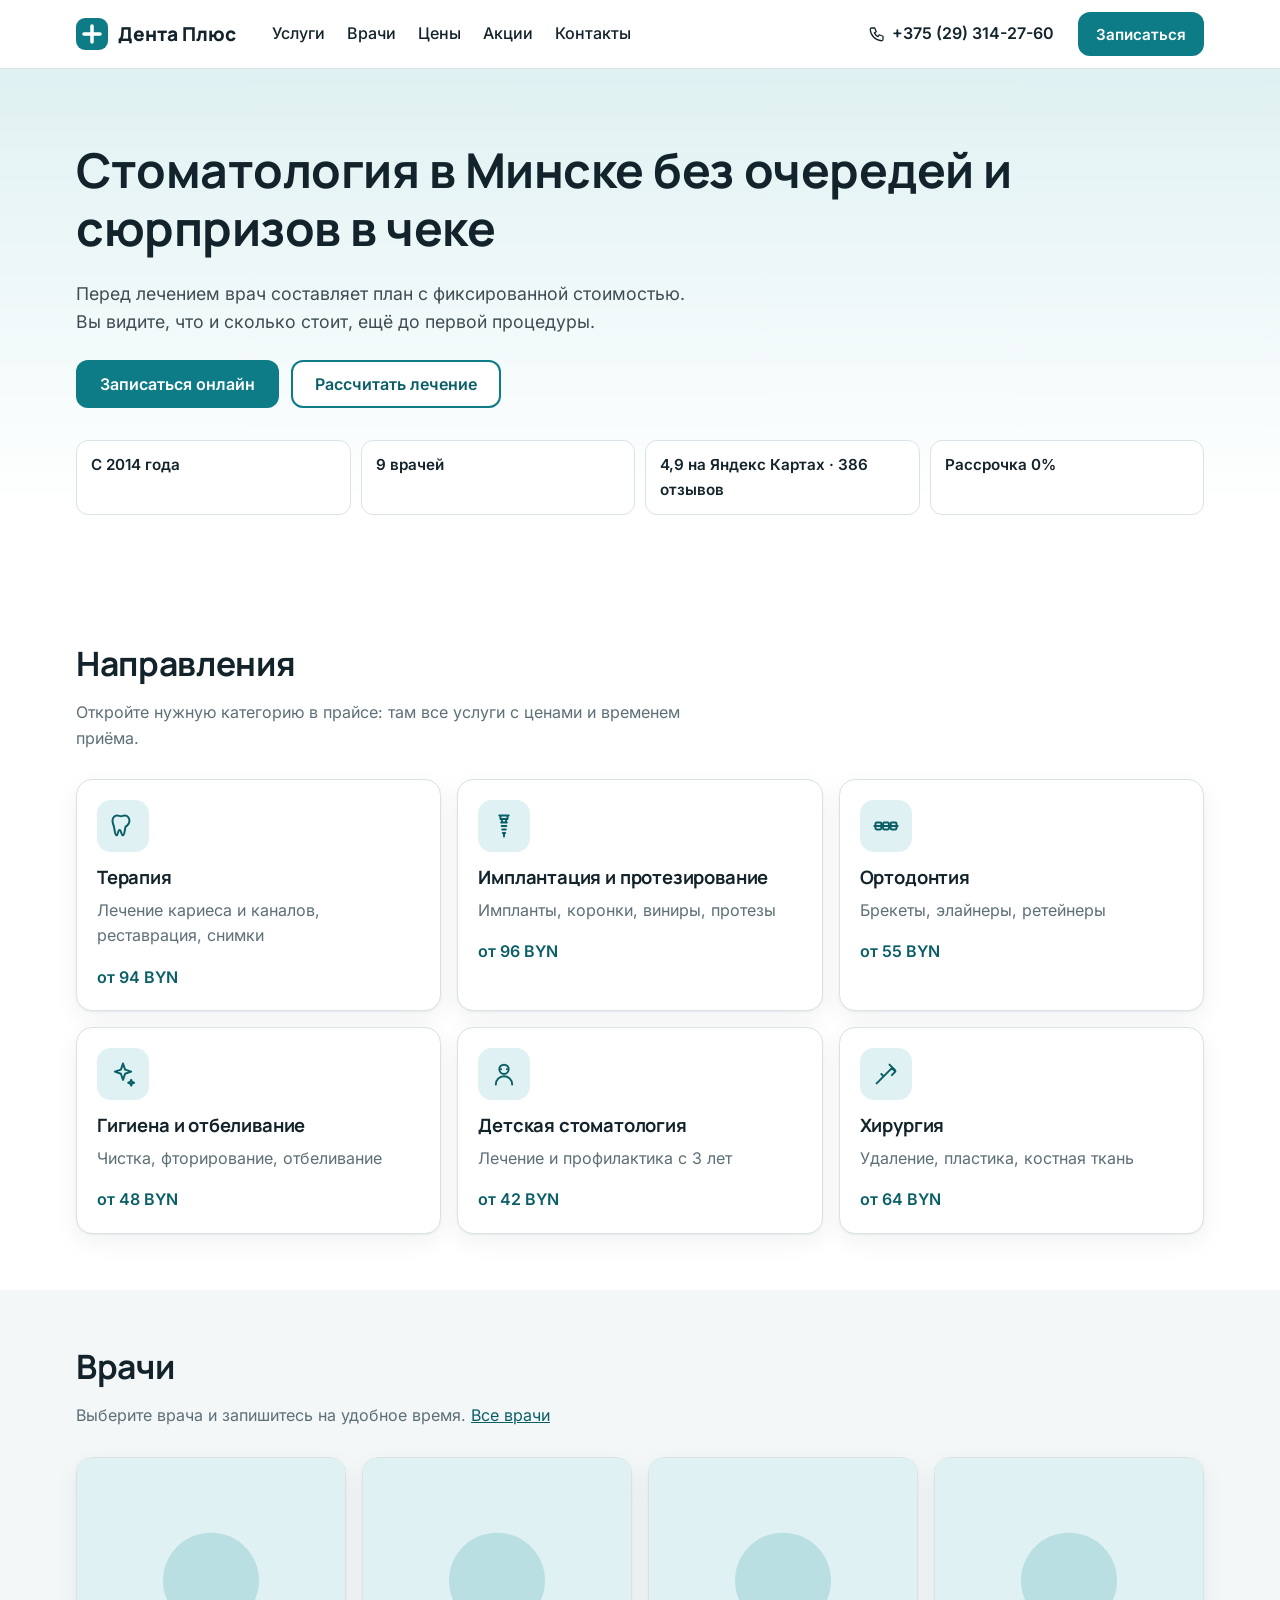
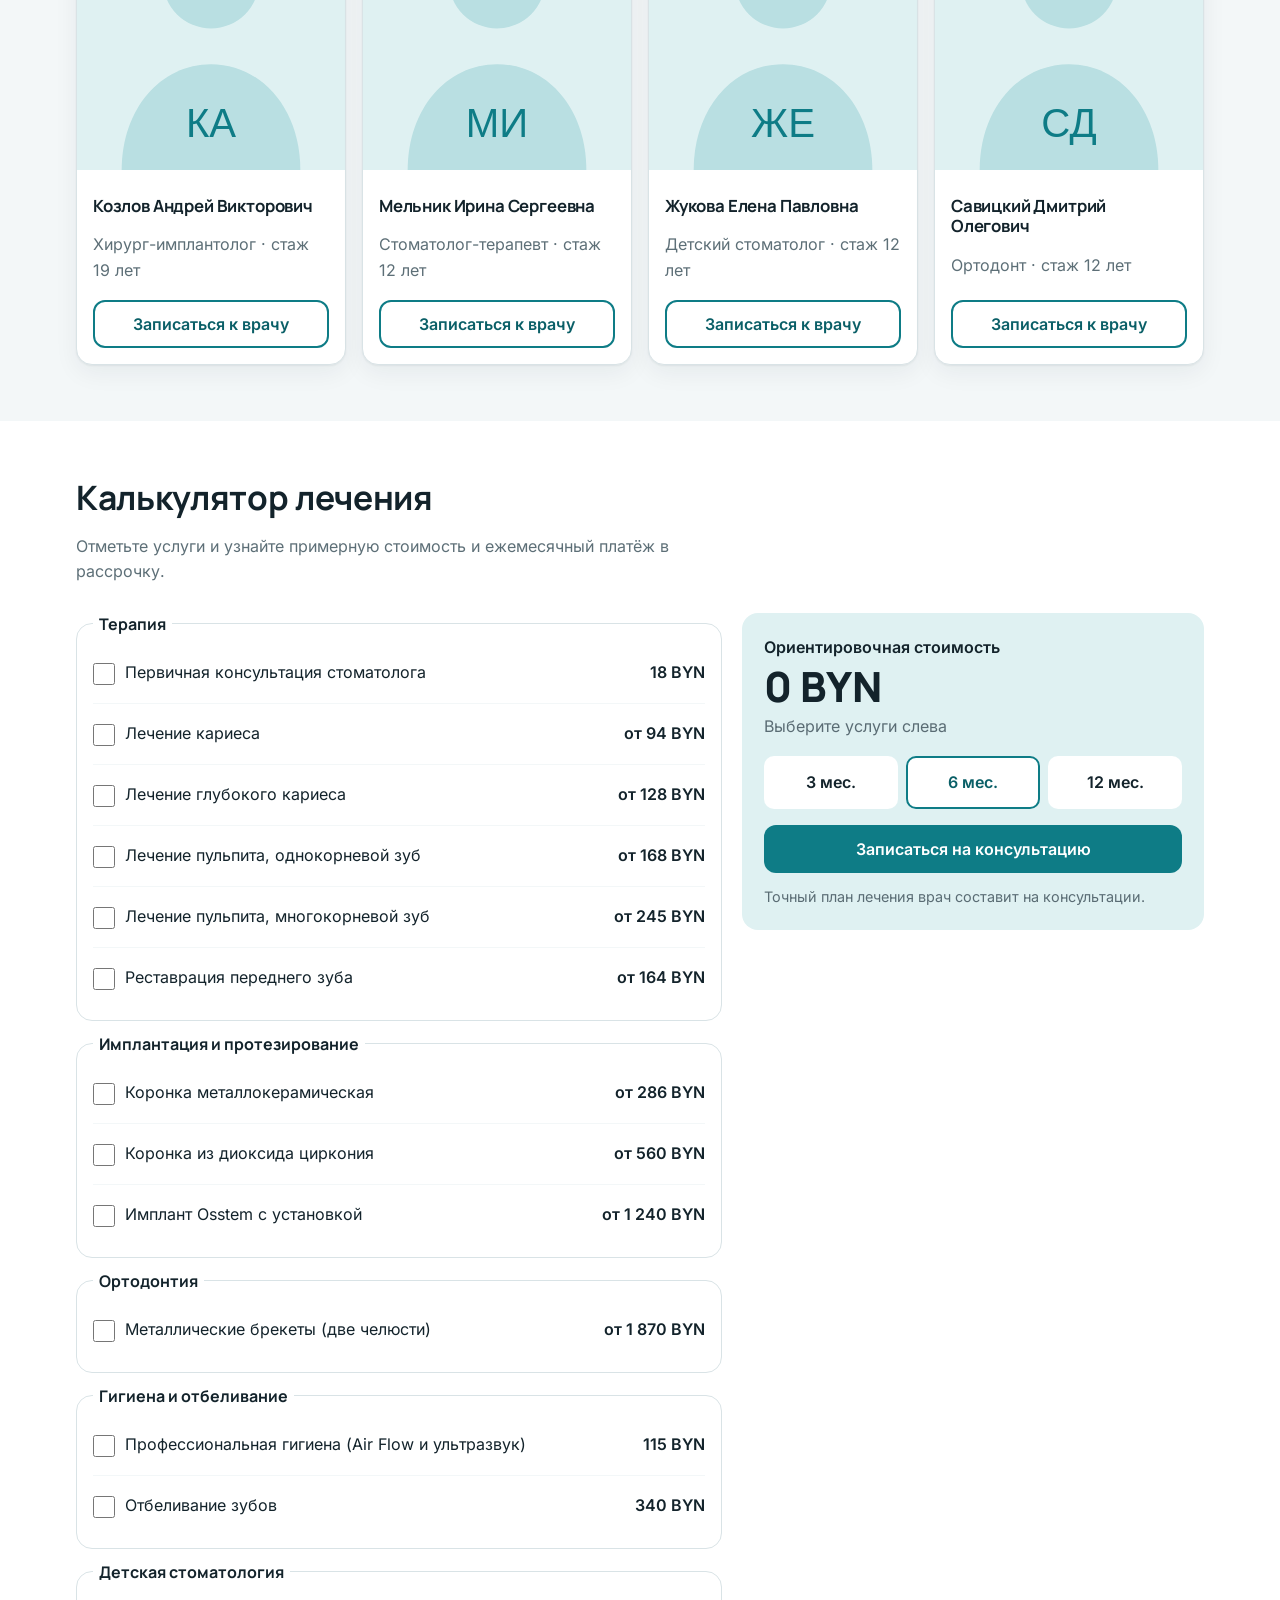
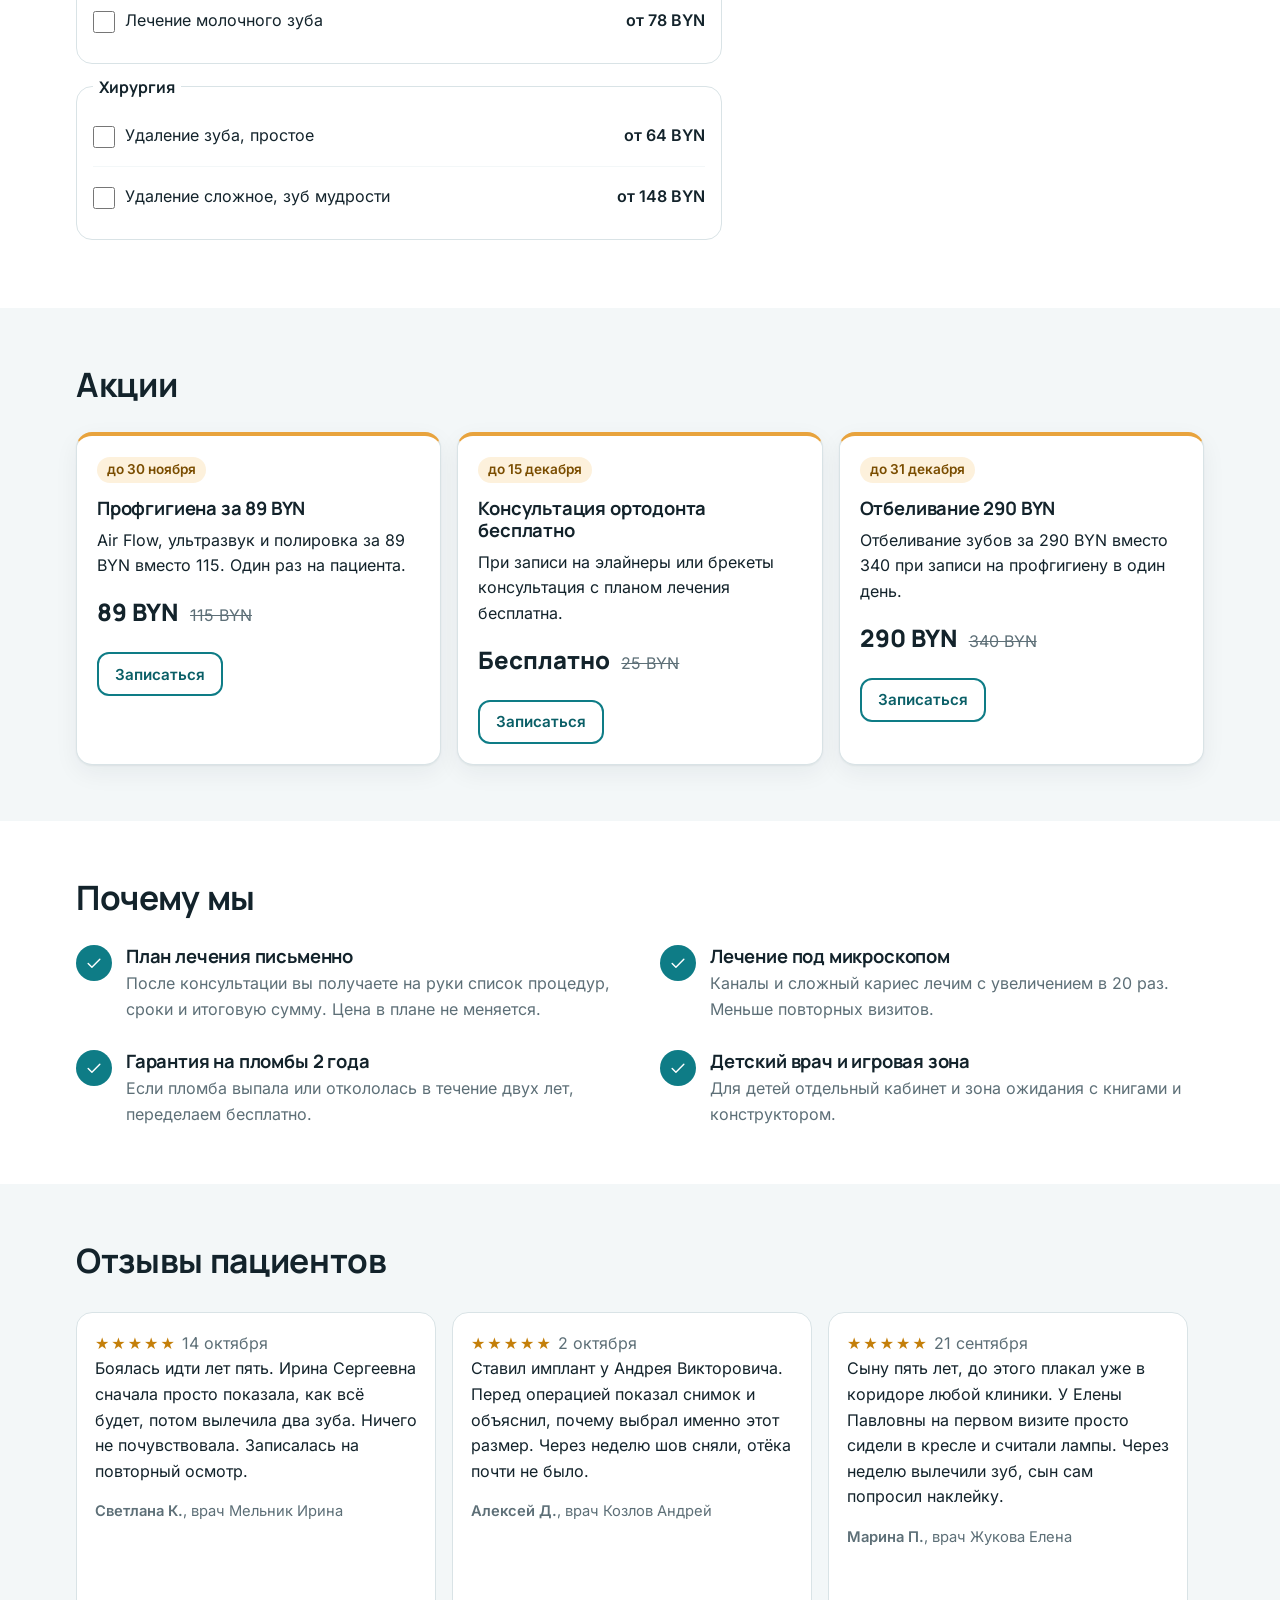
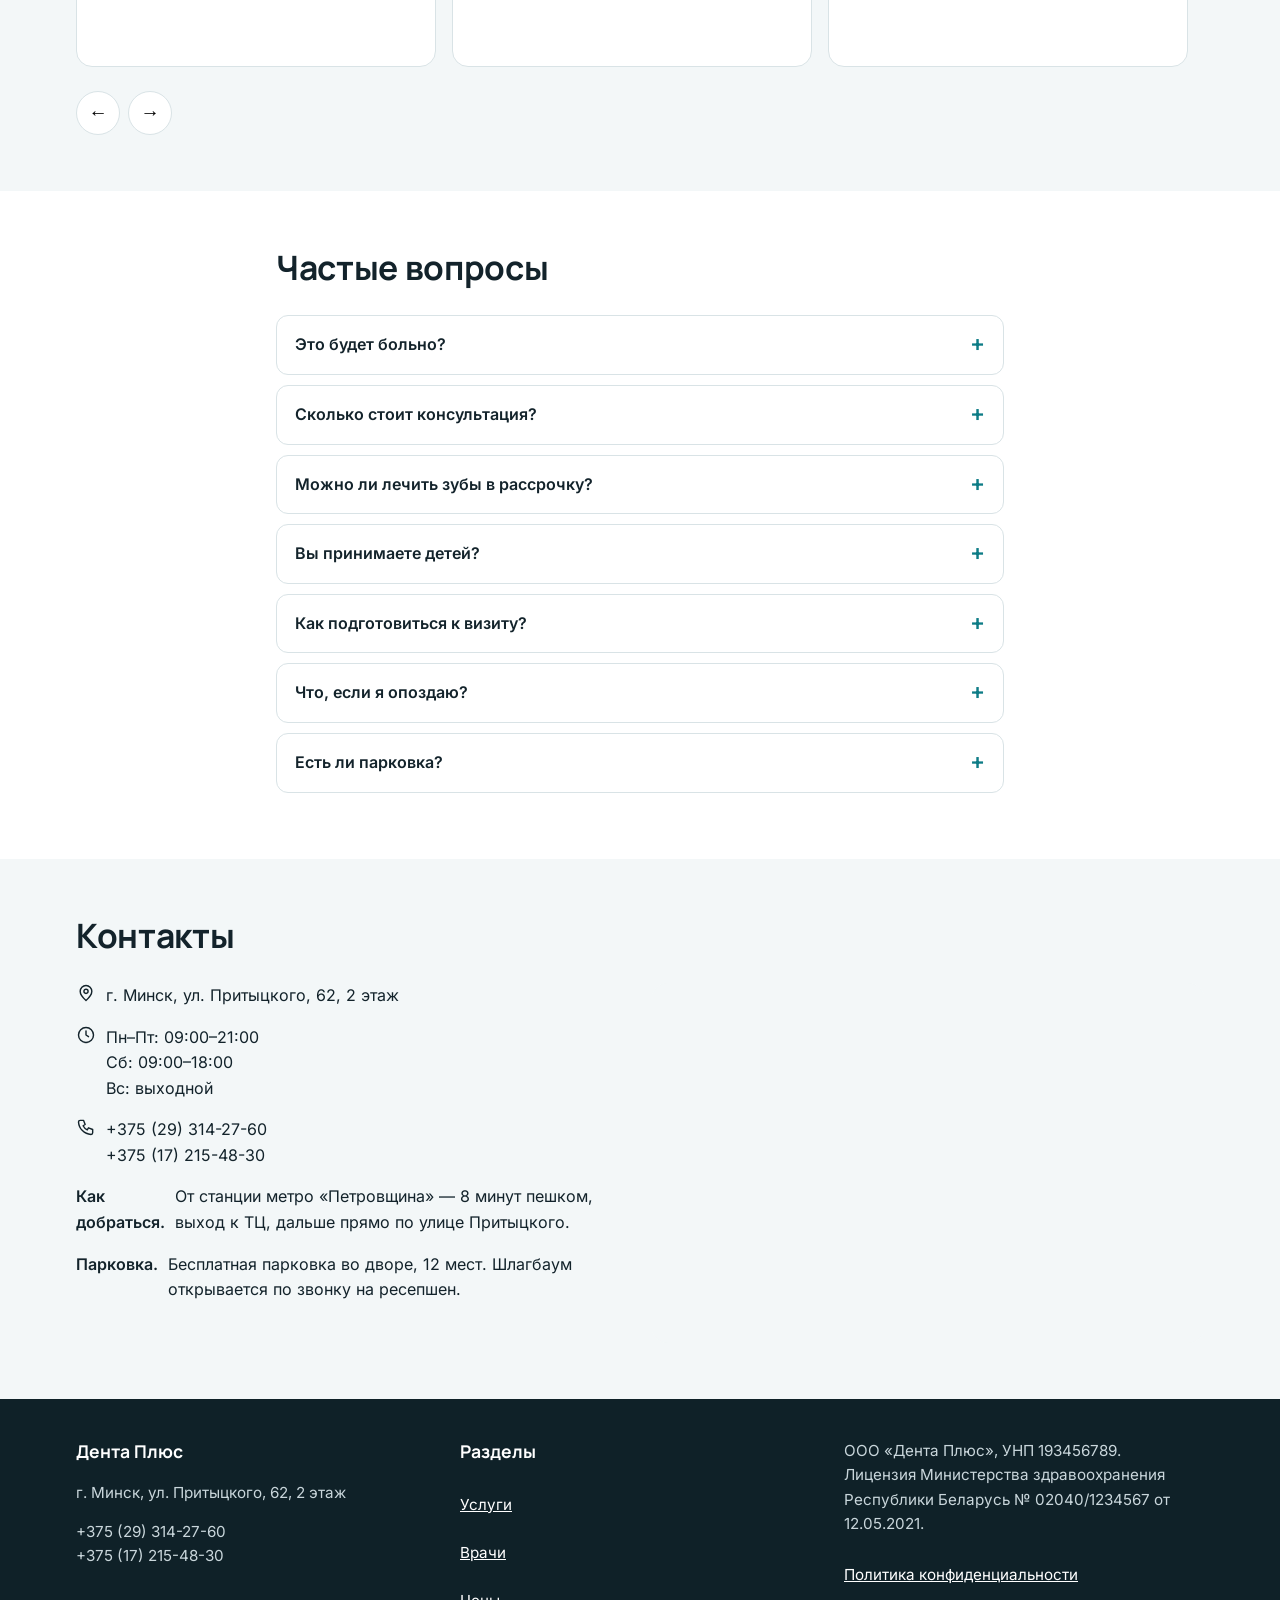
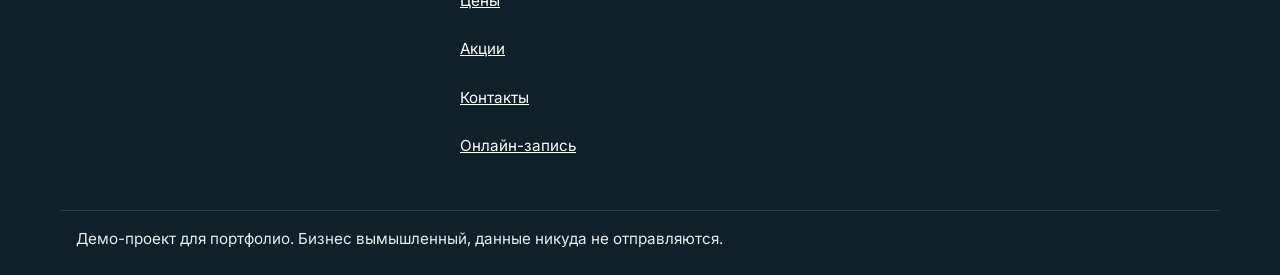
<file: index.html>
<!doctype html>
<html lang="ru">
<head>
<meta charset="utf-8">
<meta name="viewport" content="width=device-width, initial-scale=1">
<title>Стоматология в Минске «Дента Плюс»: запись онлайн, цены, рассрочка</title>
<meta name="description" content="Стоматологическая клиника в Минске: 9 врачей, прайс с ценами, калькулятор лечения и рассрочка 0%. Запишитесь онлайн к конкретному врачу.">
<link rel="canonical" href="https://nkorshun.dev/denta-plus/index.html">
<meta property="og:type" content="website">
<meta property="og:locale" content="ru_RU">
<meta property="og:site_name" content="Дента Плюс">
<meta property="og:title" content="Стоматология в Минске «Дента Плюс»: запись онлайн, цены, рассрочка">
<meta property="og:description" content="Стоматологическая клиника в Минске: 9 врачей, прайс с ценами, калькулятор лечения и рассрочка 0%. Запишитесь онлайн к конкретному врачу.">
<meta property="og:url" content="https://nkorshun.dev/denta-plus/index.html">
<meta property="og:image" content="https://images.unsplash.com/photo-1629909613654-28e377c37b09?auto=format&fit=crop&w=1200&h=630&q=75">
<meta name="theme-color" content="#0e7c86">
<link rel="icon" href="favicon.svg" type="image/svg+xml">
<link rel="preload" href="fonts/inter-cyrillic-78ce1fc6.woff2" as="font" type="font/woff2" crossorigin>
<link rel="preload" href="fonts/manrope-cyrillic-56b71846.woff2" as="font" type="font/woff2" crossorigin>
<link rel="stylesheet" href="css/fonts.css">
<link rel="stylesheet" href="css/style.css">
<script type="application/ld+json">{"@context":"https://schema.org","@type":"Dentist","name":"Дента Плюс","url":"https://nkorshun.dev/denta-plus/","telephone":"+375293142760","address":{"@type":"PostalAddress","streetAddress":"ул. Притыцкого, 62","addressLocality":"Минск","addressCountry":"BY"},"geo":{"@type":"GeoCoordinates","latitude":53.9061,"longitude":27.4343},"openingHoursSpecification":[{"@type":"OpeningHoursSpecification","dayOfWeek":["Monday","Tuesday","Wednesday","Thursday","Friday"],"opens":"09:00","closes":"21:00"},{"@type":"OpeningHoursSpecification","dayOfWeek":"Saturday","opens":"09:00","closes":"18:00"}],"aggregateRating":{"@type":"AggregateRating","ratingValue":"4.9","reviewCount":"386"}}</script>
</head>
<body>
<div id="site-header"><!-- layout:header --><a class="skip" href="#main">К содержимому</a>
<header class="header">
  <div class="container header__row">
    <a class="logo" href="index.html" aria-label="Дента Плюс, на главную">
      <svg width="32" height="32" viewBox="0 0 32 32" aria-hidden="true"><rect width="32" height="32" rx="9" fill="#0e7c86"/><path d="M16 8v16M8 16h16" stroke="#fff" stroke-width="3.5" stroke-linecap="round"/></svg>
      <span>Дента Плюс</span>
    </a>
    <nav class="nav" id="nav" aria-label="Основная навигация">
      <a href="index.html#directions">Услуги</a><a href="doctors.html">Врачи</a><a href="services.html">Цены</a><a href="index.html#promo">Акции</a><a href="index.html#contacts">Контакты</a>
    </nav>
    <span class="header__phone demo-link" aria-label="Телефон +375 (29) 314-27-60 (в демо не активно)" title="Демо-проект: ссылка не активна"><svg class="icon" width="18" height="18" viewBox="0 0 24 24" fill="none" stroke="currentColor" stroke-width="1.700" stroke-linecap="round" stroke-linejoin="round" aria-hidden="true"><path d="M5 4h4l2 5-2.500 1.500a11 11 0 005 5L15 13l5 2v4a2 2 0 01-2 2A16 16 0 013 6a2 2 0 012-2z"/></svg><span>+375 (29) 314-27-60</span></span>
    <a class="btn btn--primary btn--sm header__cta" href="booking.html">Записаться</a>
    <button class="burger" type="button" aria-expanded="false" aria-controls="nav" aria-label="Открыть меню"><span></span><span></span><span></span></button>
  </div>
</header>
<!-- /layout:header --></div>
<main id="main">
<section class="hero">
  <div class="container">
    <h1>Стоматология в Минске без очередей и сюрпризов в чеке</h1>
    <p class="lead">Перед лечением врач составляет план с фиксированной стоимостью. Вы видите, что и сколько стоит, ещё до первой процедуры.</p>
    <div class="hero__actions">
      <a class="btn btn--primary" href="booking.html">Записаться онлайн</a>
      <a class="btn btn--outline" href="#calculator">Рассчитать лечение</a>
    </div>
    <ul class="badges">
      <li>С 2014 года</li><li>9 врачей</li><li>4,9 на Яндекс Картах · 386 отзывов</li><li>Рассрочка 0%</li>
    </ul>
  </div>
</section>
<section class="section" id="directions"><div class="container">
  <div class="section__head"><h2>Направления</h2><p class="muted">Откройте нужную категорию в прайсе: там все услуги с ценами и временем приёма.</p></div>
  <div class="grid grid--3" id="directions-list"></div>
</div></section>
<section class="section section--soft" id="doctors"><div class="container">
  <div class="section__head"><h2>Врачи</h2><p class="muted">Выберите врача и запишитесь на удобное время. <a href="doctors.html">Все врачи</a></p></div>
  <div class="grid grid--4" id="doctors-list"></div>
</div></section>
<section class="section" id="calculator"><div class="container">
  <div class="section__head"><h2>Калькулятор лечения</h2><p class="muted">Отметьте услуги и узнайте примерную стоимость и ежемесячный платёж в рассрочку.</p></div>
  <div class="calc" id="calc"></div>
</div></section>
<section class="section section--soft" id="promo"><div class="container">
  <div class="section__head"><h2>Акции</h2></div>
  <div class="grid grid--3" id="promo-list"></div>
</div></section>
<section class="section" id="why"><div class="container">
  <div class="section__head"><h2>Почему мы</h2></div>
  <ul class="why-list" id="why-list"></ul>
</div></section>
<section class="section section--soft" id="reviews"><div class="container">
  <div class="section__head"><h2>Отзывы пациентов</h2></div>
  <ul class="reviews" id="reviews-track" tabindex="0" aria-label="Отзывы, прокручивайте вбок"></ul>
  <div class="slider-nav"><button type="button" data-slide="-1" aria-label="Предыдущий отзыв">←</button><button type="button" data-slide="1" aria-label="Следующий отзыв">→</button></div>
</div></section>
<section class="section" id="faq"><div class="container" style="max-width:760px">
  <div class="section__head"><h2>Частые вопросы</h2></div>
  <div id="faq-list"></div>
</div></section>
<section class="section section--soft" id="contacts"><div class="container">
  <div class="section__head"><h2>Контакты</h2></div>
  <div class="contacts"><div class="contacts__info" id="contacts-info"></div>
  <iframe class="map" id="map" title="Карта: клиника «Дента Плюс» на улице Притыцкого" loading="lazy"></iframe></div>
</div></section>
</main>
<div id="site-footer"><!-- layout:footer --><footer class="footer">
  <div class="container footer__grid">
    <div>
      <p class="footer__title">Дента Плюс</p>
      <p>г. Минск, ул. Притыцкого, 62, 2 этаж</p>
      <p><span class="demo-link" aria-label="Телефон +375 (29) 314-27-60 (в демо не активно)" title="Демо-проект: ссылка не активна">+375 (29) 314-27-60</span><br><span class="demo-link" aria-label="Телефон +375 (17) 215-48-30 (в демо не активно)" title="Демо-проект: ссылка не активна">+375 (17) 215-48-30</span></p>
    </div>
    <div>
      <p class="footer__title">Разделы</p>
      <p><a href="index.html#directions">Услуги</a><br><a href="doctors.html">Врачи</a><br><a href="services.html">Цены</a><br><a href="index.html#promo">Акции</a><br><a href="index.html#contacts">Контакты</a><br><a href="booking.html">Онлайн-запись</a></p>
    </div>
    <div class="footer__legal">
      <p>ООО «Дента Плюс», УНП 193456789.<br>Лицензия Министерства здравоохранения Республики Беларусь № 02040/1234567 от 12.05.2021.</p>
      <p><button type="button" class="link-btn" data-privacy>Политика конфиденциальности</button></p>
    </div>
  </div>
  <div class="container footer__demo"><p>Демо-проект для портфолио. Бизнес вымышленный, данные никуда не отправляются.</p></div>
</footer>
<dialog class="modal" id="privacy" aria-labelledby="privacy-title">
  <h2 id="privacy-title">Политика конфиденциальности</h2>
  <p>Это демонстрационный сайт. Данные, введённые в форму записи, обрабатываются только в вашем браузере и никуда не передаются. Черновик записи хранится в localStorage вашего устройства до завершения записи.</p>
  <p>В реальной клинике здесь были бы перечень обрабатываемых данных, цели обработки, срок хранения и способ отзыва согласия.</p>
  <form method="dialog"><button class="btn btn--primary">Понятно</button></form>
</dialog>
<!-- /layout:footer --></div>
<script type="module" src="js/home.js"></script>
</body>
</html>
</file>
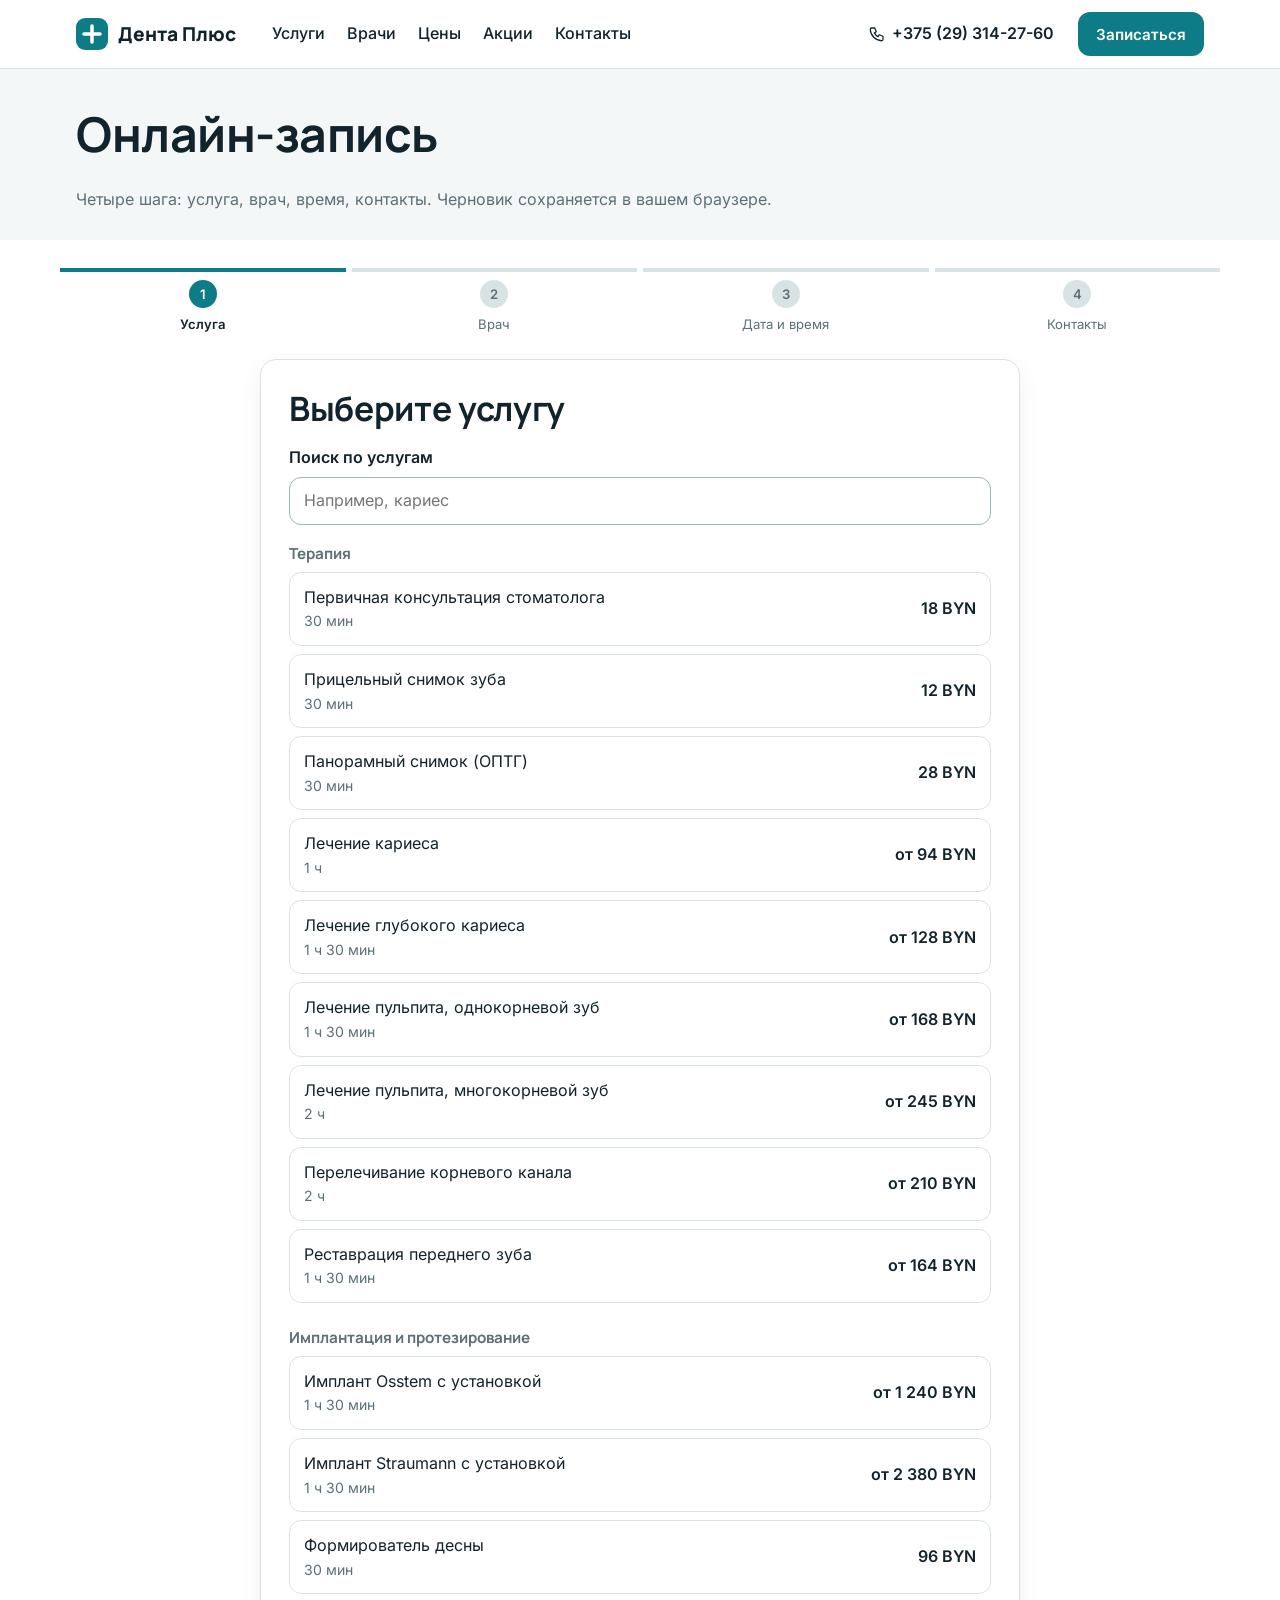
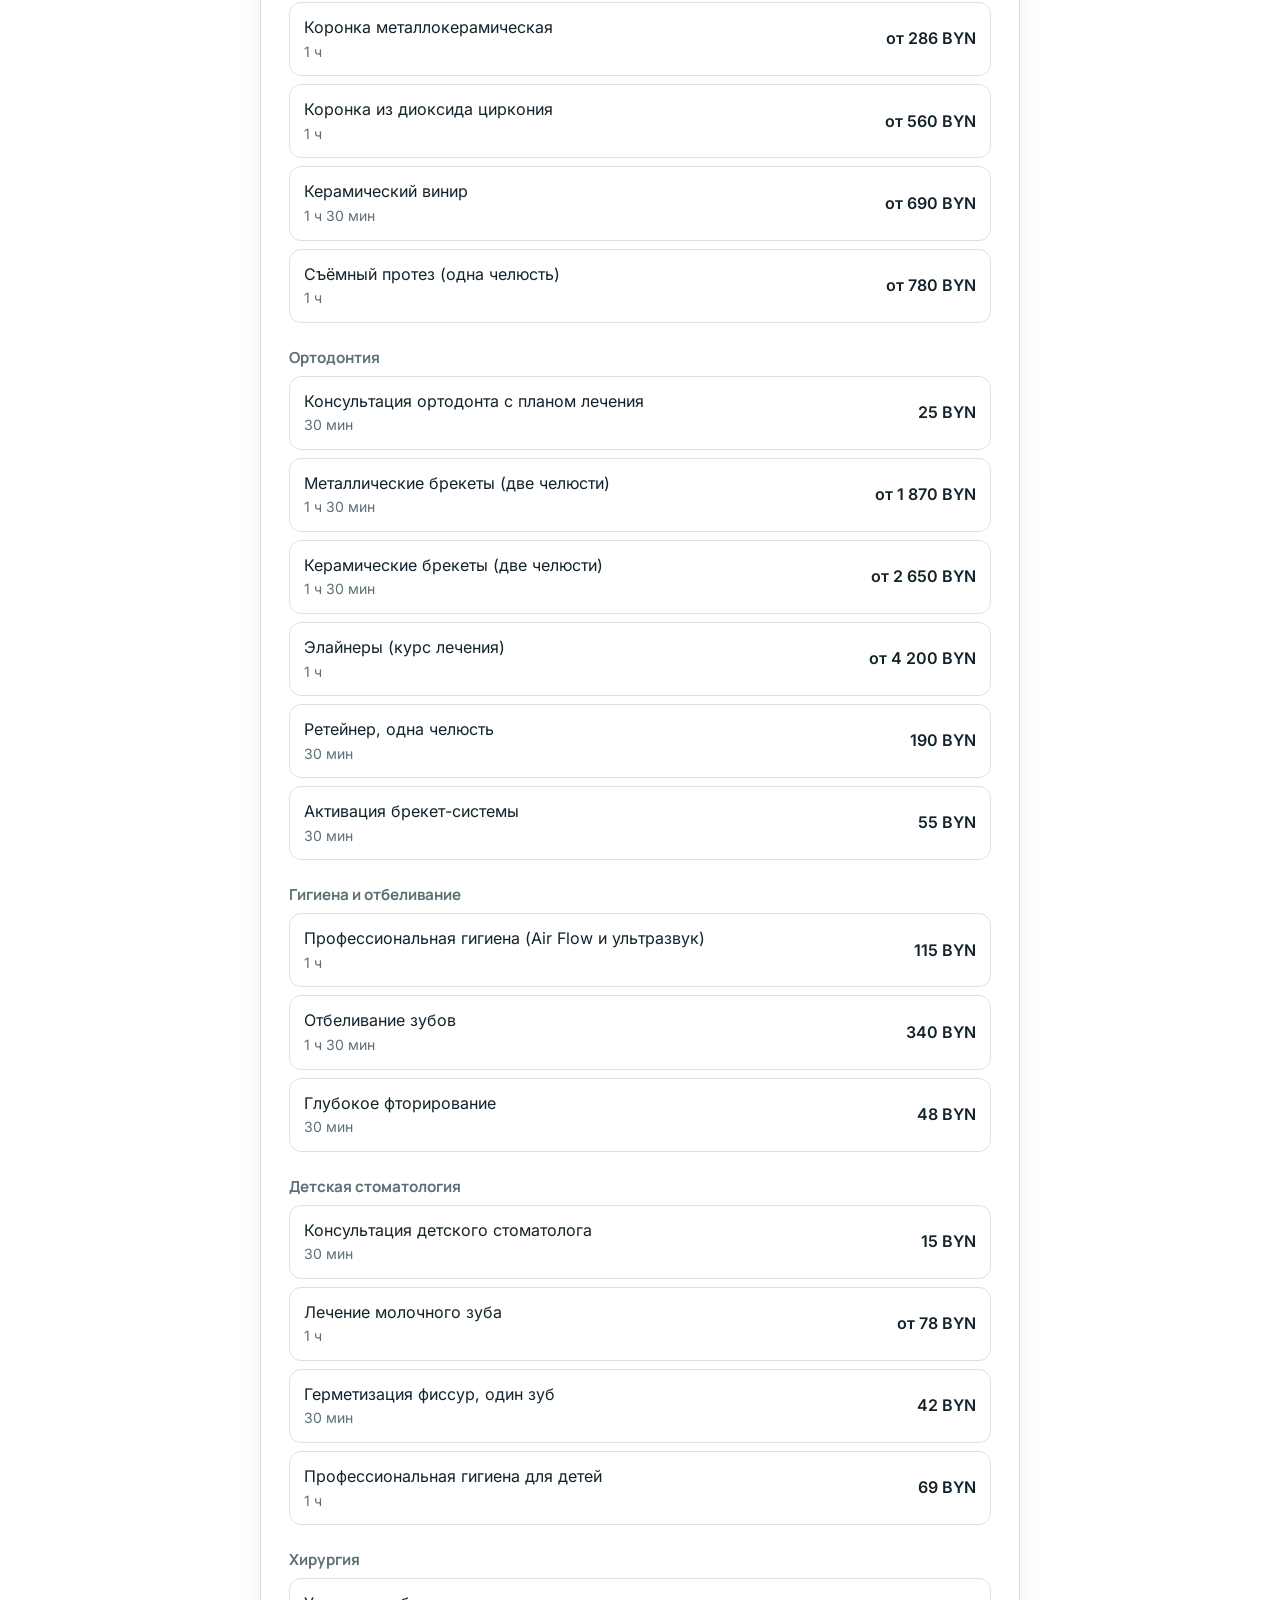
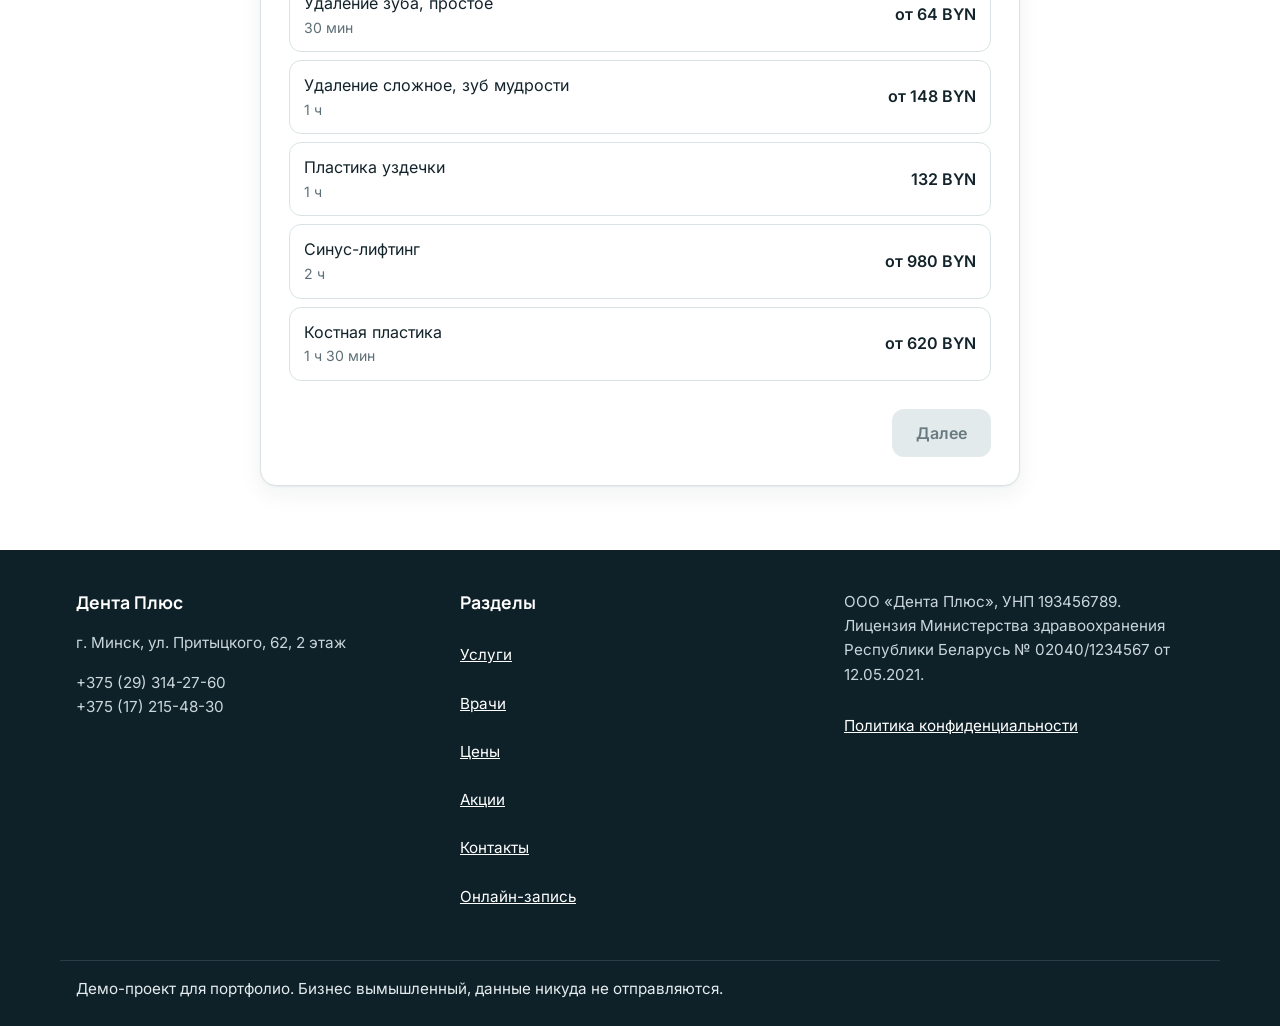
<file: booking.html>
<!doctype html>
<html lang="ru">
<head>
<meta charset="utf-8">
<meta name="viewport" content="width=device-width, initial-scale=1">
<title>Онлайн-запись к стоматологу в Минске | Дента Плюс</title>
<meta name="description" content="Запишитесь к врачу клиники «Дента Плюс» онлайн за 4 шага: выберите услугу, врача, дату и время. Демо-режим, данные никуда не отправляются.">
<link rel="canonical" href="https://nkorshun.dev/denta-plus/booking.html">
<meta property="og:type" content="website">
<meta property="og:locale" content="ru_RU">
<meta property="og:site_name" content="Дента Плюс">
<meta property="og:title" content="Онлайн-запись к стоматологу в Минске | Дента Плюс">
<meta property="og:description" content="Запишитесь к врачу клиники «Дента Плюс» онлайн за 4 шага: выберите услугу, врача, дату и время. Демо-режим, данные никуда не отправляются.">
<meta property="og:url" content="https://nkorshun.dev/denta-plus/booking.html">
<meta property="og:image" content="https://images.unsplash.com/photo-1629909613654-28e377c37b09?auto=format&fit=crop&w=1200&h=630&q=75">
<meta name="theme-color" content="#0e7c86">
<link rel="icon" href="favicon.svg" type="image/svg+xml">
<link rel="preload" href="fonts/inter-cyrillic-78ce1fc6.woff2" as="font" type="font/woff2" crossorigin>
<link rel="preload" href="fonts/manrope-cyrillic-56b71846.woff2" as="font" type="font/woff2" crossorigin>
<link rel="stylesheet" href="css/fonts.css">
<link rel="stylesheet" href="css/style.css">
</head>
<body>
<div id="site-header"><!-- layout:header --><a class="skip" href="#main">К содержимому</a>
<header class="header">
  <div class="container header__row">
    <a class="logo" href="index.html" aria-label="Дента Плюс, на главную">
      <svg width="32" height="32" viewBox="0 0 32 32" aria-hidden="true"><rect width="32" height="32" rx="9" fill="#0e7c86"/><path d="M16 8v16M8 16h16" stroke="#fff" stroke-width="3.5" stroke-linecap="round"/></svg>
      <span>Дента Плюс</span>
    </a>
    <nav class="nav" id="nav" aria-label="Основная навигация">
      <a href="index.html#directions">Услуги</a><a href="doctors.html">Врачи</a><a href="services.html">Цены</a><a href="index.html#promo">Акции</a><a href="index.html#contacts">Контакты</a>
    </nav>
    <span class="header__phone demo-link" aria-label="Телефон +375 (29) 314-27-60 (в демо не активно)" title="Демо-проект: ссылка не активна"><svg class="icon" width="18" height="18" viewBox="0 0 24 24" fill="none" stroke="currentColor" stroke-width="1.700" stroke-linecap="round" stroke-linejoin="round" aria-hidden="true"><path d="M5 4h4l2 5-2.500 1.500a11 11 0 005 5L15 13l5 2v4a2 2 0 01-2 2A16 16 0 013 6a2 2 0 012-2z"/></svg><span>+375 (29) 314-27-60</span></span>
    <a class="btn btn--primary btn--sm header__cta" href="booking.html">Записаться</a>
    <button class="burger" type="button" aria-expanded="false" aria-controls="nav" aria-label="Открыть меню"><span></span><span></span><span></span></button>
  </div>
</header>
<!-- /layout:header --></div>
<main id="main">
<div class="page-head"><div class="container"><h1>Онлайн-запись</h1><p class="muted">Четыре шага: услуга, врач, время, контакты. Черновик сохраняется в вашем браузере.</p></div></div>
<div class="container page-body"><div id="booking-app"></div></div>
</main>
<div id="site-footer"><!-- layout:footer --><footer class="footer">
  <div class="container footer__grid">
    <div>
      <p class="footer__title">Дента Плюс</p>
      <p>г. Минск, ул. Притыцкого, 62, 2 этаж</p>
      <p><span class="demo-link" aria-label="Телефон +375 (29) 314-27-60 (в демо не активно)" title="Демо-проект: ссылка не активна">+375 (29) 314-27-60</span><br><span class="demo-link" aria-label="Телефон +375 (17) 215-48-30 (в демо не активно)" title="Демо-проект: ссылка не активна">+375 (17) 215-48-30</span></p>
    </div>
    <div>
      <p class="footer__title">Разделы</p>
      <p><a href="index.html#directions">Услуги</a><br><a href="doctors.html">Врачи</a><br><a href="services.html">Цены</a><br><a href="index.html#promo">Акции</a><br><a href="index.html#contacts">Контакты</a><br><a href="booking.html">Онлайн-запись</a></p>
    </div>
    <div class="footer__legal">
      <p>ООО «Дента Плюс», УНП 193456789.<br>Лицензия Министерства здравоохранения Республики Беларусь № 02040/1234567 от 12.05.2021.</p>
      <p><button type="button" class="link-btn" data-privacy>Политика конфиденциальности</button></p>
    </div>
  </div>
  <div class="container footer__demo"><p>Демо-проект для портфолио. Бизнес вымышленный, данные никуда не отправляются.</p></div>
</footer>
<dialog class="modal" id="privacy" aria-labelledby="privacy-title">
  <h2 id="privacy-title">Политика конфиденциальности</h2>
  <p>Это демонстрационный сайт. Данные, введённые в форму записи, обрабатываются только в вашем браузере и никуда не передаются. Черновик записи хранится в localStorage вашего устройства до завершения записи.</p>
  <p>В реальной клинике здесь были бы перечень обрабатываемых данных, цели обработки, срок хранения и способ отзыва согласия.</p>
  <form method="dialog"><button class="btn btn--primary">Понятно</button></form>
</dialog>
<!-- /layout:footer --></div>
<script type="module" src="js/booking.js"></script>
</body>
</html>
</file>
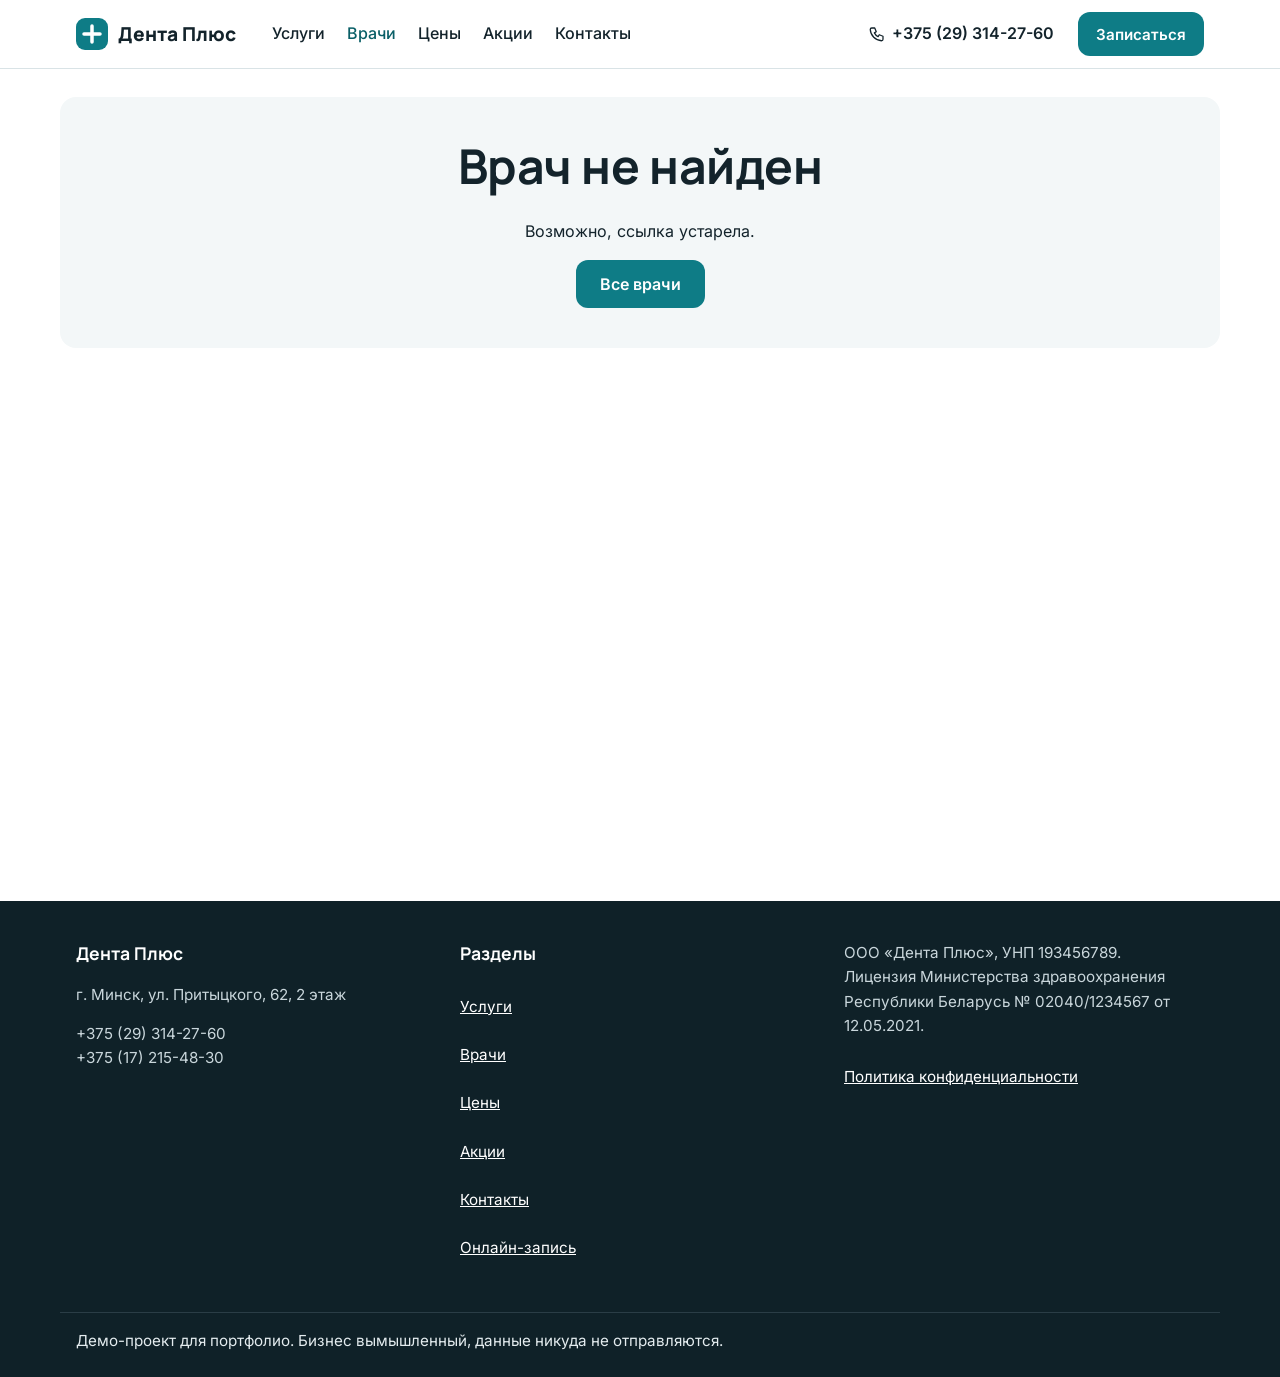
<file: doctor.html>
<!doctype html>
<html lang="ru">
<head>
<meta charset="utf-8">
<meta name="viewport" content="width=device-width, initial-scale=1">
<title>Врач | Дента Плюс</title>
<meta name="description" content="Страница врача клиники «Дента Плюс»: образование, график, услуги, цены и ближайшие свободные окна.">
<link rel="canonical" href="https://nkorshun.dev/denta-plus/doctor.html">
<meta property="og:type" content="website">
<meta property="og:locale" content="ru_RU">
<meta property="og:site_name" content="Дента Плюс">
<meta property="og:title" content="Врач | Дента Плюс">
<meta property="og:description" content="Страница врача клиники «Дента Плюс»: образование, график, услуги, цены и ближайшие свободные окна.">
<meta property="og:url" content="https://nkorshun.dev/denta-plus/doctor.html">
<meta property="og:image" content="https://images.unsplash.com/photo-1629909613654-28e377c37b09?auto=format&fit=crop&w=1200&h=630&q=75">
<meta name="theme-color" content="#0e7c86">
<link rel="icon" href="favicon.svg" type="image/svg+xml">
<link rel="preload" href="fonts/inter-cyrillic-78ce1fc6.woff2" as="font" type="font/woff2" crossorigin>
<link rel="preload" href="fonts/manrope-cyrillic-56b71846.woff2" as="font" type="font/woff2" crossorigin>
<link rel="stylesheet" href="css/fonts.css">
<link rel="stylesheet" href="css/style.css">
</head>
<body>
<div id="site-header"><!-- layout:header --><a class="skip" href="#main">К содержимому</a>
<header class="header">
  <div class="container header__row">
    <a class="logo" href="index.html" aria-label="Дента Плюс, на главную">
      <svg width="32" height="32" viewBox="0 0 32 32" aria-hidden="true"><rect width="32" height="32" rx="9" fill="#0e7c86"/><path d="M16 8v16M8 16h16" stroke="#fff" stroke-width="3.5" stroke-linecap="round"/></svg>
      <span>Дента Плюс</span>
    </a>
    <nav class="nav" id="nav" aria-label="Основная навигация">
      <a href="index.html#directions">Услуги</a><a href="doctors.html" aria-current="page">Врачи</a><a href="services.html">Цены</a><a href="index.html#promo">Акции</a><a href="index.html#contacts">Контакты</a>
    </nav>
    <span class="header__phone demo-link" aria-label="Телефон +375 (29) 314-27-60 (в демо не активно)" title="Демо-проект: ссылка не активна"><svg class="icon" width="18" height="18" viewBox="0 0 24 24" fill="none" stroke="currentColor" stroke-width="1.700" stroke-linecap="round" stroke-linejoin="round" aria-hidden="true"><path d="M5 4h4l2 5-2.500 1.500a11 11 0 005 5L15 13l5 2v4a2 2 0 01-2 2A16 16 0 013 6a2 2 0 012-2z"/></svg><span>+375 (29) 314-27-60</span></span>
    <a class="btn btn--primary btn--sm header__cta" href="booking.html">Записаться</a>
    <button class="burger" type="button" aria-expanded="false" aria-controls="nav" aria-label="Открыть меню"><span></span><span></span><span></span></button>
  </div>
</header>
<!-- /layout:header --></div>
<main id="main">
<div class="container page-body" id="doctor"><p><a href="doctors.html">← Все врачи</a></p></div>
</main>
<div id="site-footer"><!-- layout:footer --><footer class="footer">
  <div class="container footer__grid">
    <div>
      <p class="footer__title">Дента Плюс</p>
      <p>г. Минск, ул. Притыцкого, 62, 2 этаж</p>
      <p><span class="demo-link" aria-label="Телефон +375 (29) 314-27-60 (в демо не активно)" title="Демо-проект: ссылка не активна">+375 (29) 314-27-60</span><br><span class="demo-link" aria-label="Телефон +375 (17) 215-48-30 (в демо не активно)" title="Демо-проект: ссылка не активна">+375 (17) 215-48-30</span></p>
    </div>
    <div>
      <p class="footer__title">Разделы</p>
      <p><a href="index.html#directions">Услуги</a><br><a href="doctors.html">Врачи</a><br><a href="services.html">Цены</a><br><a href="index.html#promo">Акции</a><br><a href="index.html#contacts">Контакты</a><br><a href="booking.html">Онлайн-запись</a></p>
    </div>
    <div class="footer__legal">
      <p>ООО «Дента Плюс», УНП 193456789.<br>Лицензия Министерства здравоохранения Республики Беларусь № 02040/1234567 от 12.05.2021.</p>
      <p><button type="button" class="link-btn" data-privacy>Политика конфиденциальности</button></p>
    </div>
  </div>
  <div class="container footer__demo"><p>Демо-проект для портфолио. Бизнес вымышленный, данные никуда не отправляются.</p></div>
</footer>
<dialog class="modal" id="privacy" aria-labelledby="privacy-title">
  <h2 id="privacy-title">Политика конфиденциальности</h2>
  <p>Это демонстрационный сайт. Данные, введённые в форму записи, обрабатываются только в вашем браузере и никуда не передаются. Черновик записи хранится в localStorage вашего устройства до завершения записи.</p>
  <p>В реальной клинике здесь были бы перечень обрабатываемых данных, цели обработки, срок хранения и способ отзыва согласия.</p>
  <form method="dialog"><button class="btn btn--primary">Понятно</button></form>
</dialog>
<!-- /layout:footer --></div>
<script type="module" src="js/doctors-page.js"></script>
</body>
</html>
</file>
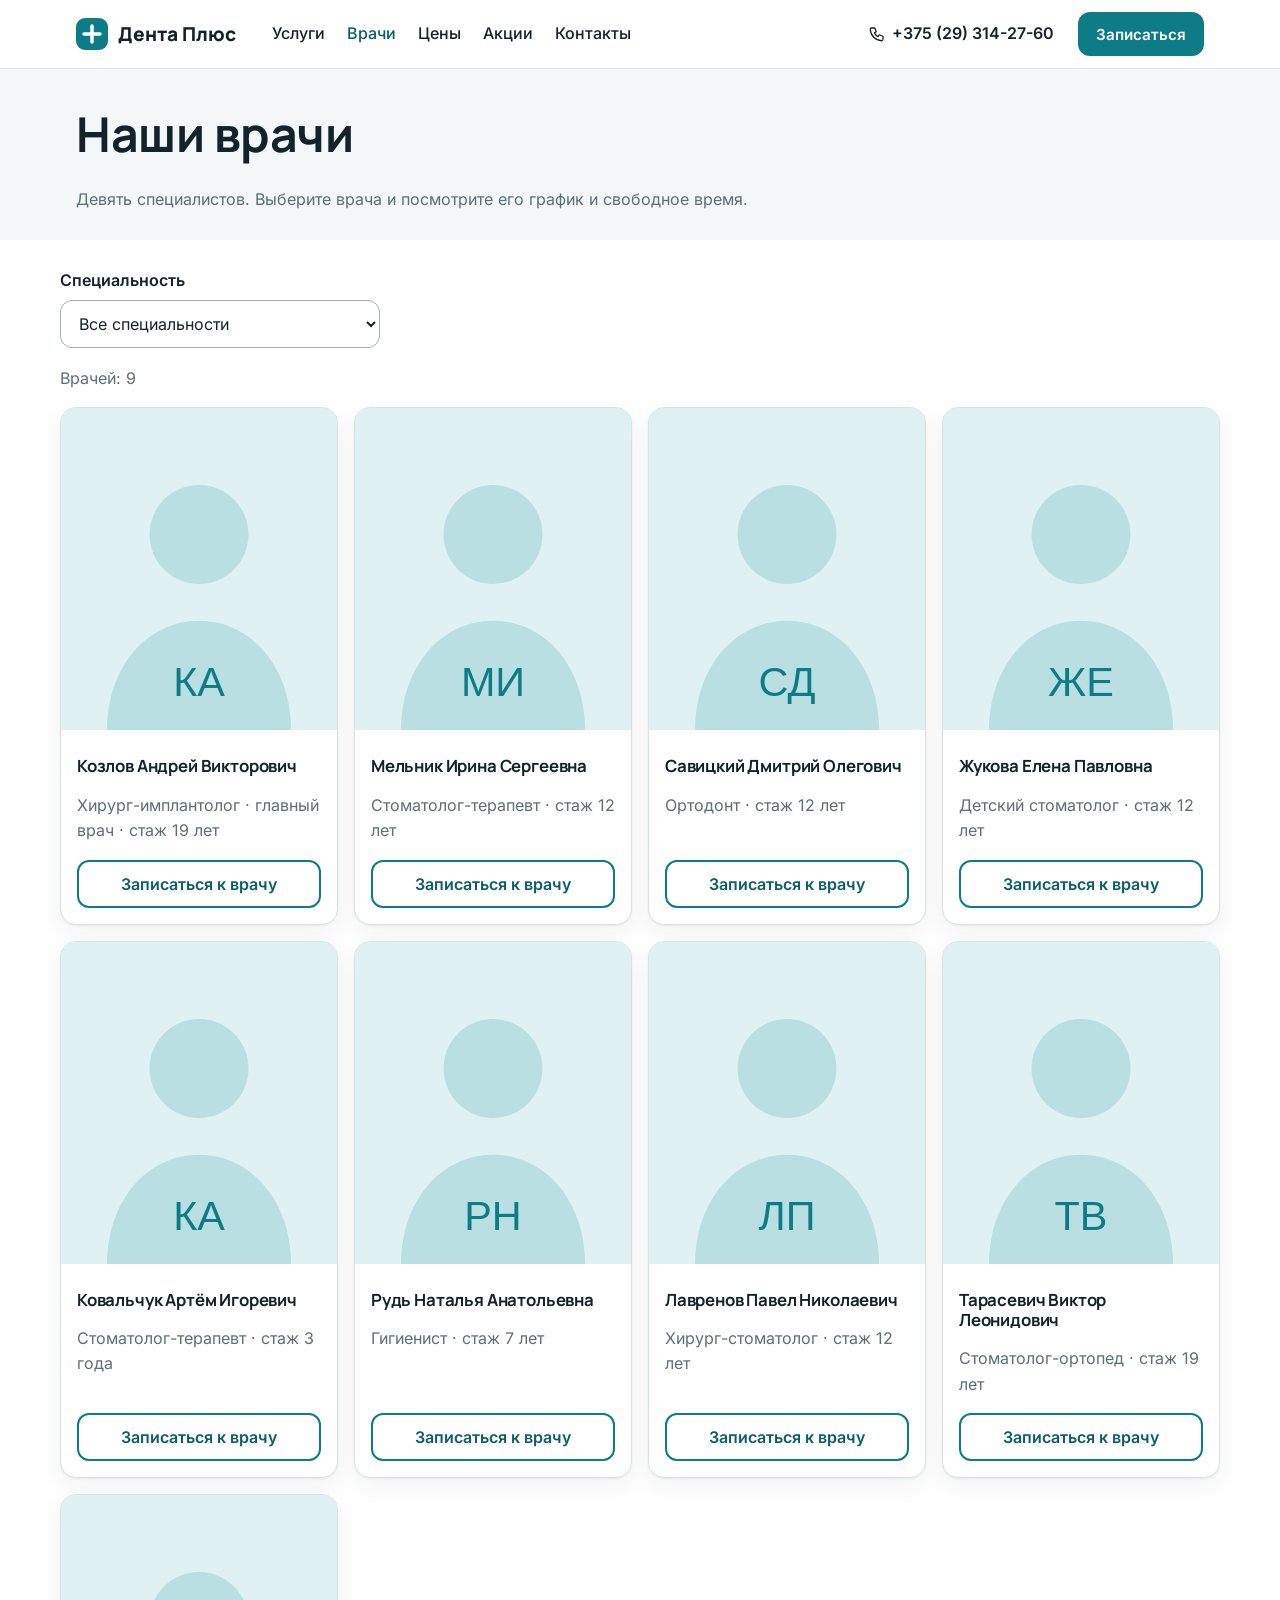
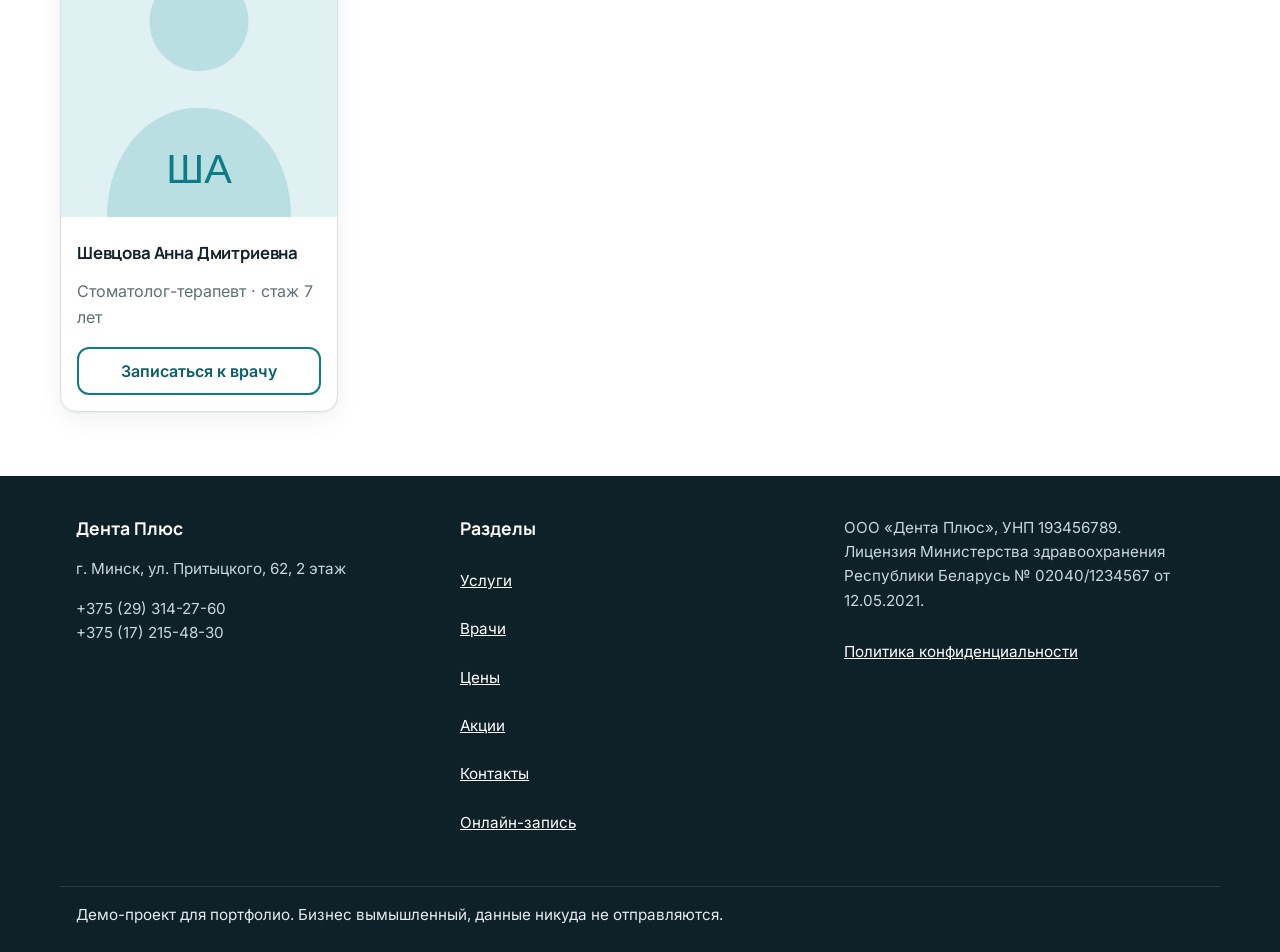
<file: doctors.html>
<!doctype html>
<html lang="ru">
<head>
<meta charset="utf-8">
<meta name="viewport" content="width=device-width, initial-scale=1">
<title>Врачи стоматологической клиники «Дента Плюс» в Минске</title>
<meta name="description" content="Девять врачей клиники: терапевты, хирурги, ортодонт, ортопед, гигиенист и детский стоматолог. Стаж, образование, график и запись онлайн.">
<link rel="canonical" href="https://nkorshun.dev/denta-plus/doctors.html">
<meta property="og:type" content="website">
<meta property="og:locale" content="ru_RU">
<meta property="og:site_name" content="Дента Плюс">
<meta property="og:title" content="Врачи стоматологической клиники «Дента Плюс» в Минске">
<meta property="og:description" content="Девять врачей клиники: терапевты, хирурги, ортодонт, ортопед, гигиенист и детский стоматолог. Стаж, образование, график и запись онлайн.">
<meta property="og:url" content="https://nkorshun.dev/denta-plus/doctors.html">
<meta property="og:image" content="https://images.unsplash.com/photo-1629909613654-28e377c37b09?auto=format&fit=crop&w=1200&h=630&q=75">
<meta name="theme-color" content="#0e7c86">
<link rel="icon" href="favicon.svg" type="image/svg+xml">
<link rel="preload" href="fonts/inter-cyrillic-78ce1fc6.woff2" as="font" type="font/woff2" crossorigin>
<link rel="preload" href="fonts/manrope-cyrillic-56b71846.woff2" as="font" type="font/woff2" crossorigin>
<link rel="stylesheet" href="css/fonts.css">
<link rel="stylesheet" href="css/style.css">
</head>
<body>
<div id="site-header"><!-- layout:header --><a class="skip" href="#main">К содержимому</a>
<header class="header">
  <div class="container header__row">
    <a class="logo" href="index.html" aria-label="Дента Плюс, на главную">
      <svg width="32" height="32" viewBox="0 0 32 32" aria-hidden="true"><rect width="32" height="32" rx="9" fill="#0e7c86"/><path d="M16 8v16M8 16h16" stroke="#fff" stroke-width="3.5" stroke-linecap="round"/></svg>
      <span>Дента Плюс</span>
    </a>
    <nav class="nav" id="nav" aria-label="Основная навигация">
      <a href="index.html#directions">Услуги</a><a href="doctors.html" aria-current="page">Врачи</a><a href="services.html">Цены</a><a href="index.html#promo">Акции</a><a href="index.html#contacts">Контакты</a>
    </nav>
    <span class="header__phone demo-link" aria-label="Телефон +375 (29) 314-27-60 (в демо не активно)" title="Демо-проект: ссылка не активна"><svg class="icon" width="18" height="18" viewBox="0 0 24 24" fill="none" stroke="currentColor" stroke-width="1.700" stroke-linecap="round" stroke-linejoin="round" aria-hidden="true"><path d="M5 4h4l2 5-2.500 1.500a11 11 0 005 5L15 13l5 2v4a2 2 0 01-2 2A16 16 0 013 6a2 2 0 012-2z"/></svg><span>+375 (29) 314-27-60</span></span>
    <a class="btn btn--primary btn--sm header__cta" href="booking.html">Записаться</a>
    <button class="burger" type="button" aria-expanded="false" aria-controls="nav" aria-label="Открыть меню"><span></span><span></span><span></span></button>
  </div>
</header>
<!-- /layout:header --></div>
<main id="main">
<div class="page-head"><div class="container"><h1>Наши врачи</h1><p class="muted">Девять специалистов. Выберите врача и посмотрите его график и свободное время.</p></div></div>
<div class="container page-body">
  <div class="field" style="max-width:320px"><label for="doc-spec">Специальность</label><select id="doc-spec"></select></div>
  <p class="muted" id="doc-status" aria-live="polite"></p>
  <div class="grid grid--4" id="doc-list"></div>
</div>
</main>
<div id="site-footer"><!-- layout:footer --><footer class="footer">
  <div class="container footer__grid">
    <div>
      <p class="footer__title">Дента Плюс</p>
      <p>г. Минск, ул. Притыцкого, 62, 2 этаж</p>
      <p><span class="demo-link" aria-label="Телефон +375 (29) 314-27-60 (в демо не активно)" title="Демо-проект: ссылка не активна">+375 (29) 314-27-60</span><br><span class="demo-link" aria-label="Телефон +375 (17) 215-48-30 (в демо не активно)" title="Демо-проект: ссылка не активна">+375 (17) 215-48-30</span></p>
    </div>
    <div>
      <p class="footer__title">Разделы</p>
      <p><a href="index.html#directions">Услуги</a><br><a href="doctors.html">Врачи</a><br><a href="services.html">Цены</a><br><a href="index.html#promo">Акции</a><br><a href="index.html#contacts">Контакты</a><br><a href="booking.html">Онлайн-запись</a></p>
    </div>
    <div class="footer__legal">
      <p>ООО «Дента Плюс», УНП 193456789.<br>Лицензия Министерства здравоохранения Республики Беларусь № 02040/1234567 от 12.05.2021.</p>
      <p><button type="button" class="link-btn" data-privacy>Политика конфиденциальности</button></p>
    </div>
  </div>
  <div class="container footer__demo"><p>Демо-проект для портфолио. Бизнес вымышленный, данные никуда не отправляются.</p></div>
</footer>
<dialog class="modal" id="privacy" aria-labelledby="privacy-title">
  <h2 id="privacy-title">Политика конфиденциальности</h2>
  <p>Это демонстрационный сайт. Данные, введённые в форму записи, обрабатываются только в вашем браузере и никуда не передаются. Черновик записи хранится в localStorage вашего устройства до завершения записи.</p>
  <p>В реальной клинике здесь были бы перечень обрабатываемых данных, цели обработки, срок хранения и способ отзыва согласия.</p>
  <form method="dialog"><button class="btn btn--primary">Понятно</button></form>
</dialog>
<!-- /layout:footer --></div>
<script type="module" src="js/doctors-page.js"></script>
</body>
</html>
</file>
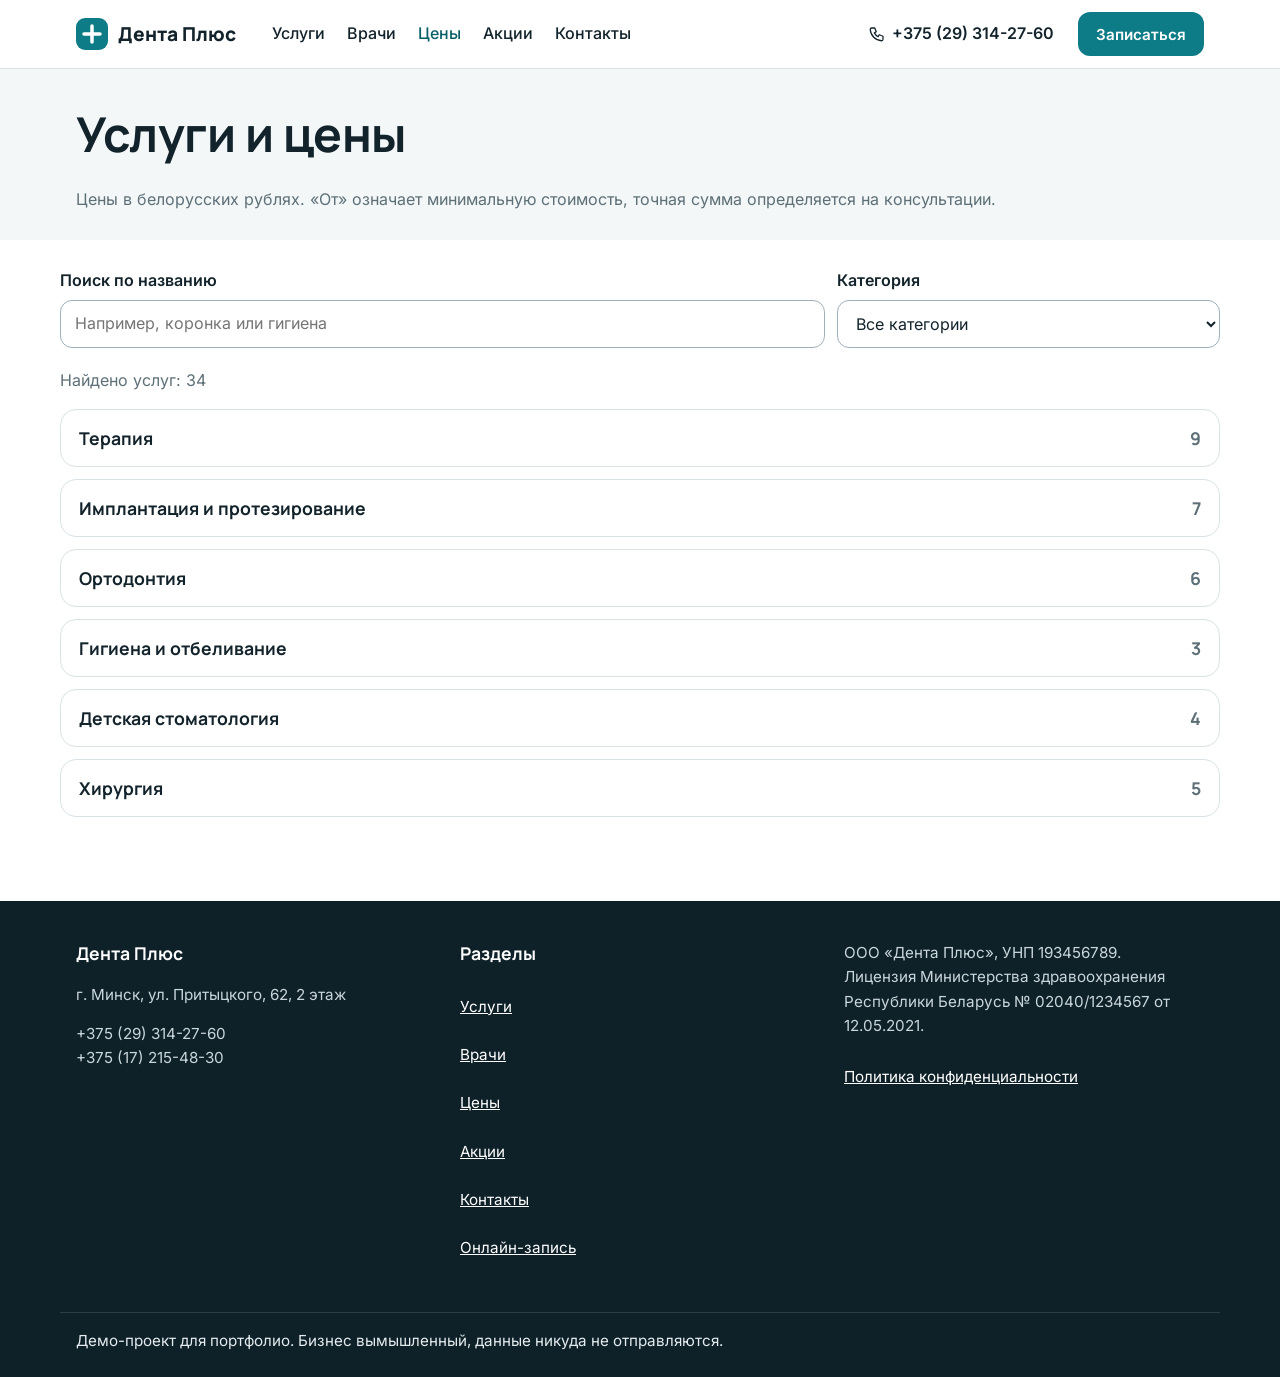
<file: services.html>
<!doctype html>
<html lang="ru">
<head>
<meta charset="utf-8">
<meta name="viewport" content="width=device-width, initial-scale=1">
<title>Прайс на услуги стоматологии в Минске | Дента Плюс</title>
<meta name="description" content="Цены на лечение зубов, имплантацию, брекеты, гигиену и детскую стоматологию в клинике «Дента Плюс». Поиск по услугам и запись онлайн.">
<link rel="canonical" href="https://nkorshun.dev/denta-plus/services.html">
<meta property="og:type" content="website">
<meta property="og:locale" content="ru_RU">
<meta property="og:site_name" content="Дента Плюс">
<meta property="og:title" content="Прайс на услуги стоматологии в Минске | Дента Плюс">
<meta property="og:description" content="Цены на лечение зубов, имплантацию, брекеты, гигиену и детскую стоматологию в клинике «Дента Плюс». Поиск по услугам и запись онлайн.">
<meta property="og:url" content="https://nkorshun.dev/denta-plus/services.html">
<meta property="og:image" content="https://images.unsplash.com/photo-1629909613654-28e377c37b09?auto=format&fit=crop&w=1200&h=630&q=75">
<meta name="theme-color" content="#0e7c86">
<link rel="icon" href="favicon.svg" type="image/svg+xml">
<link rel="preload" href="fonts/inter-cyrillic-78ce1fc6.woff2" as="font" type="font/woff2" crossorigin>
<link rel="preload" href="fonts/manrope-cyrillic-56b71846.woff2" as="font" type="font/woff2" crossorigin>
<link rel="stylesheet" href="css/fonts.css">
<link rel="stylesheet" href="css/style.css">
</head>
<body>
<div id="site-header"><!-- layout:header --><a class="skip" href="#main">К содержимому</a>
<header class="header">
  <div class="container header__row">
    <a class="logo" href="index.html" aria-label="Дента Плюс, на главную">
      <svg width="32" height="32" viewBox="0 0 32 32" aria-hidden="true"><rect width="32" height="32" rx="9" fill="#0e7c86"/><path d="M16 8v16M8 16h16" stroke="#fff" stroke-width="3.5" stroke-linecap="round"/></svg>
      <span>Дента Плюс</span>
    </a>
    <nav class="nav" id="nav" aria-label="Основная навигация">
      <a href="index.html#directions">Услуги</a><a href="doctors.html">Врачи</a><a href="services.html" aria-current="page">Цены</a><a href="index.html#promo">Акции</a><a href="index.html#contacts">Контакты</a>
    </nav>
    <span class="header__phone demo-link" aria-label="Телефон +375 (29) 314-27-60 (в демо не активно)" title="Демо-проект: ссылка не активна"><svg class="icon" width="18" height="18" viewBox="0 0 24 24" fill="none" stroke="currentColor" stroke-width="1.700" stroke-linecap="round" stroke-linejoin="round" aria-hidden="true"><path d="M5 4h4l2 5-2.500 1.500a11 11 0 005 5L15 13l5 2v4a2 2 0 01-2 2A16 16 0 013 6a2 2 0 012-2z"/></svg><span>+375 (29) 314-27-60</span></span>
    <a class="btn btn--primary btn--sm header__cta" href="booking.html">Записаться</a>
    <button class="burger" type="button" aria-expanded="false" aria-controls="nav" aria-label="Открыть меню"><span></span><span></span><span></span></button>
  </div>
</header>
<!-- /layout:header --></div>
<main id="main">
<div class="page-head"><div class="container"><h1>Услуги и цены</h1><p class="muted">Цены в белорусских рублях. «От» означает минимальную стоимость, точная сумма определяется на консультации.</p></div></div>
<div class="container page-body">
  <form class="toolbar" id="price-form" role="search">
    <div class="field" style="margin:0"><label for="price-q">Поиск по названию</label><input id="price-q" type="search" autocomplete="off" placeholder="Например, коронка или гигиена"></div>
    <div class="field" style="margin:0"><label for="price-cat">Категория</label><select id="price-cat"></select></div>
  </form>
  <p class="muted" id="price-status" aria-live="polite"></p>
  <div id="price-list"></div>
</div>
</main>
<div id="site-footer"><!-- layout:footer --><footer class="footer">
  <div class="container footer__grid">
    <div>
      <p class="footer__title">Дента Плюс</p>
      <p>г. Минск, ул. Притыцкого, 62, 2 этаж</p>
      <p><span class="demo-link" aria-label="Телефон +375 (29) 314-27-60 (в демо не активно)" title="Демо-проект: ссылка не активна">+375 (29) 314-27-60</span><br><span class="demo-link" aria-label="Телефон +375 (17) 215-48-30 (в демо не активно)" title="Демо-проект: ссылка не активна">+375 (17) 215-48-30</span></p>
    </div>
    <div>
      <p class="footer__title">Разделы</p>
      <p><a href="index.html#directions">Услуги</a><br><a href="doctors.html">Врачи</a><br><a href="services.html">Цены</a><br><a href="index.html#promo">Акции</a><br><a href="index.html#contacts">Контакты</a><br><a href="booking.html">Онлайн-запись</a></p>
    </div>
    <div class="footer__legal">
      <p>ООО «Дента Плюс», УНП 193456789.<br>Лицензия Министерства здравоохранения Республики Беларусь № 02040/1234567 от 12.05.2021.</p>
      <p><button type="button" class="link-btn" data-privacy>Политика конфиденциальности</button></p>
    </div>
  </div>
  <div class="container footer__demo"><p>Демо-проект для портфолио. Бизнес вымышленный, данные никуда не отправляются.</p></div>
</footer>
<dialog class="modal" id="privacy" aria-labelledby="privacy-title">
  <h2 id="privacy-title">Политика конфиденциальности</h2>
  <p>Это демонстрационный сайт. Данные, введённые в форму записи, обрабатываются только в вашем браузере и никуда не передаются. Черновик записи хранится в localStorage вашего устройства до завершения записи.</p>
  <p>В реальной клинике здесь были бы перечень обрабатываемых данных, цели обработки, срок хранения и способ отзыва согласия.</p>
  <form method="dialog"><button class="btn btn--primary">Понятно</button></form>
</dialog>
<!-- /layout:footer --></div>
<script type="module" src="js/services-page.js"></script>
</body>
</html>
</file>
<file: css/fonts.css>
/* Local Google Fonts: original families, Latin and Cyrillic subsets. */
@font-face {
  font-family: 'Inter';
  font-style: normal;
  font-weight: 400;
  font-display: swap;
  src: url(../fonts/inter-cyrillic-78ce1fc6.woff2) format('woff2');
  unicode-range: U+0301, U+0400-045F, U+0490-0491, U+04B0-04B1, U+2116;
}
@font-face {
  font-family: 'Inter';
  font-style: normal;
  font-weight: 400;
  font-display: swap;
  src: url(../fonts/inter-latin-f90dc0be.woff2) format('woff2');
  unicode-range: U+0000-00FF, U+0131, U+0152-0153, U+02BB-02BC, U+02C6, U+02DA, U+02DC, U+0304, U+0308, U+0329, U+2000-206F, U+20AC, U+2122, U+2191, U+2193, U+2212, U+2215, U+FEFF, U+FFFD;
}
@font-face {
  font-family: 'Inter';
  font-style: normal;
  font-weight: 500;
  font-display: swap;
  src: url(../fonts/inter-cyrillic-78ce1fc6.woff2) format('woff2');
  unicode-range: U+0301, U+0400-045F, U+0490-0491, U+04B0-04B1, U+2116;
}
@font-face {
  font-family: 'Inter';
  font-style: normal;
  font-weight: 500;
  font-display: swap;
  src: url(../fonts/inter-latin-f90dc0be.woff2) format('woff2');
  unicode-range: U+0000-00FF, U+0131, U+0152-0153, U+02BB-02BC, U+02C6, U+02DA, U+02DC, U+0304, U+0308, U+0329, U+2000-206F, U+20AC, U+2122, U+2191, U+2193, U+2212, U+2215, U+FEFF, U+FFFD;
}
@font-face {
  font-family: 'Inter';
  font-style: normal;
  font-weight: 600;
  font-display: swap;
  src: url(../fonts/inter-cyrillic-78ce1fc6.woff2) format('woff2');
  unicode-range: U+0301, U+0400-045F, U+0490-0491, U+04B0-04B1, U+2116;
}
@font-face {
  font-family: 'Inter';
  font-style: normal;
  font-weight: 600;
  font-display: swap;
  src: url(../fonts/inter-latin-f90dc0be.woff2) format('woff2');
  unicode-range: U+0000-00FF, U+0131, U+0152-0153, U+02BB-02BC, U+02C6, U+02DA, U+02DC, U+0304, U+0308, U+0329, U+2000-206F, U+20AC, U+2122, U+2191, U+2193, U+2212, U+2215, U+FEFF, U+FFFD;
}
@font-face {
  font-family: 'Manrope';
  font-style: normal;
  font-weight: 700;
  font-display: swap;
  src: url(../fonts/manrope-cyrillic-56b71846.woff2) format('woff2');
  unicode-range: U+0301, U+0400-045F, U+0490-0491, U+04B0-04B1, U+2116;
}
@font-face {
  font-family: 'Manrope';
  font-style: normal;
  font-weight: 700;
  font-display: swap;
  src: url(../fonts/manrope-latin-1fa1bb46.woff2) format('woff2');
  unicode-range: U+0000-00FF, U+0131, U+0152-0153, U+02BB-02BC, U+02C6, U+02DA, U+02DC, U+0304, U+0308, U+0329, U+2000-206F, U+20AC, U+2122, U+2191, U+2193, U+2212, U+2215, U+FEFF, U+FFFD;
}
@font-face {
  font-family: 'Manrope';
  font-style: normal;
  font-weight: 800;
  font-display: swap;
  src: url(../fonts/manrope-cyrillic-56b71846.woff2) format('woff2');
  unicode-range: U+0301, U+0400-045F, U+0490-0491, U+04B0-04B1, U+2116;
}
@font-face {
  font-family: 'Manrope';
  font-style: normal;
  font-weight: 800;
  font-display: swap;
  src: url(../fonts/manrope-latin-1fa1bb46.woff2) format('woff2');
  unicode-range: U+0000-00FF, U+0131, U+0152-0153, U+02BB-02BC, U+02C6, U+02DA, U+02DC, U+0304, U+0308, U+0329, U+2000-206F, U+20AC, U+2122, U+2191, U+2193, U+2212, U+2215, U+FEFF, U+FFFD;
}
</file>
<file: css/style.css>
:root {
  --bg: #fff; --bg-soft: #f3f7f8; --text: #13232b; --muted: #5d6f77; --accent: #0e7c86; --accent-dark: #0a5f67;
  --accent-soft: #dff1f2; --warm: #e8a33d; --line: #d9e3e6; --danger: #b3261e; --radius: 16px;
  --shadow: 0 1px 2px rgba(19, 35, 43, .06), 0 8px 24px rgba(19, 35, 43, .06);
  --font-head: 'Manrope', system-ui, sans-serif; --font: 'Inter', system-ui, sans-serif;
}
*, *::before, *::after { box-sizing: border-box; }
html { scroll-behavior: smooth; scroll-padding-top: 84px; -webkit-text-size-adjust: 100%; }
body { margin: 0; font: 16px/1.6 var(--font); color: var(--text); background: var(--bg); overflow-x: hidden; }
img { max-width: 100%; height: auto; display: block; }
h1, h2, h3, h4 { font-family: var(--font-head); font-weight: 700; line-height: 1.2; margin: 0 0 .5em; letter-spacing: -.01em; }
h1 { font-size: clamp(1.9rem, 6vw, 3rem); }
h2 { font-size: clamp(1.5rem, 4vw, 2.1rem); }
h3, .h3 { font-size: 1.15rem; font-family: var(--font-head); font-weight: 700; margin: 1.4em 0 .5em; }
.h4 { font-size: 1rem; font-family: var(--font-head); }
p { margin: 0 0 1em; }
a { color: var(--accent-dark); }
.muted { color: var(--muted); }
.lead { font-size: 1.1rem; color: var(--muted); }
.container { width: 100%; max-width: 1160px; margin: 0 auto; padding: 0 16px; }
.section { padding: 56px 0; }
.section--soft { background: var(--bg-soft); }
.section--tight { padding: 32px 0 0; }
.section__head { max-width: 640px; margin-bottom: 28px; }
.icon { flex: none; }
:focus-visible { outline: 3px solid var(--accent); outline-offset: 2px; border-radius: 4px; }
.skip { position: absolute; left: -999px; top: 8px; background: var(--accent); color: #fff; padding: 12px 14px; z-index: 100; border-radius: 8px; }
.skip:focus { left: 8px; }

/* кнопки */
.btn { display: inline-flex; align-items: center; justify-content: center; gap: 8px; min-height: 48px; padding: 0 22px; border-radius: 12px; border: 2px solid transparent; font: 600 1rem var(--font); text-decoration: none; cursor: pointer; transition: background .15s, color .15s, border-color .15s; }
.btn--primary { background: var(--accent); color: #fff; }
.btn--primary:hover { background: var(--accent-dark); }
.btn--outline { background: #fff; color: var(--accent-dark); border-color: var(--accent); }
.btn--outline:hover { background: var(--accent-soft); }
.btn--sm { min-height: 44px; padding: 0 16px; font-size: .95rem; }
.btn--block { width: 100%; }
.btn[disabled] { background: #e3eaec; color: #6a7a81; border-color: transparent; cursor: not-allowed; }
.link-btn { background: none; border: 0; padding: 0; font: inherit; color: var(--accent-dark); text-decoration: underline; cursor: pointer; }

/* шапка */
.header { position: sticky; top: 0; z-index: 50; background: rgba(255, 255, 255, .96); border-bottom: 1px solid var(--line); backdrop-filter: blur(8px); }
.header__row { display: flex; align-items: center; gap: 12px; min-height: 68px; }
.logo { display: flex; align-items: center; gap: 10px; font: 800 1.2rem var(--font-head); color: var(--text); text-decoration: none; margin-right: auto; }
.nav { display: none; position: absolute; top: 100%; left: 0; right: 0; background: #fff; border-bottom: 1px solid var(--line); padding: 8px 16px 16px; flex-direction: column; }
.nav.is-open { display: flex; }
.nav a { padding: 12px 4px; color: var(--text); text-decoration: none; font-weight: 500; border-bottom: 1px solid var(--bg-soft); }
.nav a[aria-current="page"], .nav a:hover { color: var(--accent-dark); }
.header__phone { display: none; align-items: center; gap: 6px; color: var(--text); text-decoration: none; font-weight: 600; white-space: nowrap; }
.header__cta { display: none; }
.burger { width: 44px; height: 44px; border: 0; background: none; display: grid; place-content: center; gap: 5px; cursor: pointer; }
.burger span { width: 24px; height: 2px; background: var(--text); border-radius: 2px; }
@media (min-width: 480px) { .header__cta { display: inline-flex; } }
@media (min-width: 1024px) {
  .burger { display: none; }
  .nav, .nav.is-open { display: flex; position: static; flex-direction: row; gap: 22px; border: 0; padding: 0; background: none; }
  .nav a { border: 0; padding: 8px 0; }
  .logo { margin-right: 0; }
  .header__row { gap: 24px; }
  .nav { margin-right: auto; margin-left: 12px; }
  .header__phone { display: flex; }
}

/* hero */
.hero { padding: 40px 0 48px; background: linear-gradient(180deg, var(--accent-soft), #fff 85%); }
.hero p.lead { max-width: 620px; color: var(--text); opacity: .8; }
.hero__actions { display: flex; flex-wrap: wrap; gap: 12px; margin: 24px 0 32px; }
.badges { display: grid; grid-template-columns: 1fr 1fr; gap: 10px; list-style: none; padding: 0; margin: 0; }
.badges li { background: #fff; border: 1px solid var(--line); border-radius: 12px; padding: 12px 14px; font-weight: 600; font-size: .95rem; }
@media (min-width: 768px) { .badges { grid-template-columns: repeat(4, 1fr); } .hero { padding: 72px 0; } }

/* карточки */
.grid { display: grid; gap: 16px; }
@media (min-width: 480px) { .grid--3, .grid--4 { grid-template-columns: repeat(2, 1fr); } }
@media (min-width: 768px) { .grid--3 { grid-template-columns: repeat(3, 1fr); } .grid--4 { grid-template-columns: repeat(2, 1fr); } }
@media (min-width: 1024px) { .grid--4 { grid-template-columns: repeat(4, 1fr); } }
.card { background: #fff; border: 1px solid var(--line); border-radius: var(--radius); padding: 20px; box-shadow: var(--shadow); }
.card h3 { margin-top: 0; }
.card--link { text-decoration: none; color: inherit; display: block; transition: transform .15s, border-color .15s; }
.card--link:hover { border-color: var(--accent); transform: translateY(-2px); }
.card__icon { display: grid; place-items: center; width: 52px; height: 52px; border-radius: 14px; background: var(--accent-soft); color: var(--accent-dark); margin-bottom: 14px; }
.card__price { font-weight: 700; color: var(--accent-dark); margin: 8px 0 0; }
.doc { padding: 0 0 16px; overflow: hidden; display: flex; flex-direction: column; }
.doc > *:not(.doc__photo) { margin-left: 16px; margin-right: 16px; }
.doc__photo { width: 100%; aspect-ratio: 6 / 7; object-fit: cover; background: var(--accent-soft); }
.doc h2, .doc h3 { margin: 14px 16px 4px; font-size: 1.05rem; }
.doc h2 a, .doc h3 a { color: var(--text); text-decoration: none; }
.doc .btn { margin-top: auto; width: calc(100% - 32px); }
.doc p { flex: 1; }
.doc__photo--big { border-radius: var(--radius); max-width: 420px; }
.promo { border-top: 4px solid var(--warm); }
.promo__until { display: inline-block; background: #fdf1dc; color: #7a4d00; font-weight: 600; font-size: .85rem; padding: 2px 10px; border-radius: 999px; }
.promo__price { font: 800 1.5rem var(--font-head); }
.promo__price s { font: 400 1rem var(--font); color: var(--muted); margin-left: 6px; }
.why-list { list-style: none; padding: 0; margin: 0; display: grid; gap: 20px; }
.why { display: flex; gap: 14px; }
.why h3 { margin: 0 0 4px; }
.why p { margin: 0; color: var(--muted); }
.why__check { flex: none; display: grid; place-items: center; width: 36px; height: 36px; border-radius: 50%; background: var(--accent); color: #fff; }
@media (min-width: 768px) { .why-list { grid-template-columns: 1fr 1fr; gap: 28px 40px; } }

/* калькулятор */
.calc { display: grid; gap: 20px; }
.calc__group { border: 1px solid var(--line); border-radius: var(--radius); padding: 8px 16px 12px; margin: 0 0 12px; background: #fff; min-width: 0; }
.calc__group legend { font: 700 1rem var(--font-head); padding: 0 6px; }
.calc__row { display: grid; grid-template-columns: 1fr auto; gap: 4px 12px; align-items: center; padding: 8px 0; border-top: 1px solid var(--bg-soft); }
.calc__row:first-of-type { border-top: 0; }
.calc__price { font-weight: 600; white-space: nowrap; }
.qty { grid-column: 1 / -1; display: inline-flex; align-items: center; gap: 4px; }
.qty[hidden] { display: none; }
.qty button { width: 44px; height: 44px; border-radius: 10px; border: 1px solid var(--line); background: #fff; font-size: 1.2rem; cursor: pointer; }
.qty output { min-width: 32px; text-align: center; font-weight: 700; }
.check { display: flex; gap: 10px; align-items: center; min-height: 44px; cursor: pointer; }
.check input { width: 22px; height: 22px; margin: 2px 0 0; accent-color: var(--accent); flex: none; }
.calc__result { background: var(--accent-soft); border-radius: var(--radius); padding: 22px; align-self: start; }
.calc__result .muted { color: #5a6c74; } /* --muted на --accent-soft даёт 4.49:1, чуть темнее — 4.7:1 */
.calc__label { margin: 0; font-weight: 600; }
.calc__total { font: 800 2.6rem/1.1 var(--font-head); margin: 4px 0; }
.calc__months { display: grid; grid-template-columns: repeat(3, 1fr); gap: 8px; margin: 16px 0; }
.seg { cursor: pointer; }
.seg input { position: absolute; opacity: 0; }
.seg span { display: block; text-align: center; padding: 12px 4px; min-height: 44px; box-sizing: border-box; border-radius: 10px; background: #fff; border: 2px solid transparent; font-weight: 600; }
.seg input:checked + span { border-color: var(--accent); color: var(--accent-dark); }
.seg input:focus-visible + span { outline: 3px solid var(--accent); outline-offset: 2px; }
.calc__monthly { font: 700 1.5rem var(--font-head); margin: 0 0 4px; }
.calc__monthly small { font: 400 .9rem var(--font); }
.calc__hint { font-size: .9rem; margin: 12px 0 0; }
@media (min-width: 1024px) { .calc { grid-template-columns: 1.4fr 1fr; align-items: start; } .calc__result { position: sticky; top: 90px; } }

/* отзывы */
.reviews { display: flex; gap: 16px; overflow-x: auto; scroll-snap-type: x mandatory; padding: 4px 2px 16px; list-style: none; margin: 0; scrollbar-width: thin; }
.review { flex: 0 0 min(86%, 360px); scroll-snap-align: start; background: #fff; border: 1px solid var(--line); border-radius: var(--radius); padding: 18px; }
.reviews-grid { list-style: none; padding: 0; margin: 0; display: grid; gap: 16px; }
@media (min-width: 768px) { .reviews-grid { grid-template-columns: 1fr 1fr; } }
.review__who { font-size: .92rem; color: var(--muted); margin: 0; }
.review__reply { background: var(--bg-soft); border-radius: 10px; padding: 10px 12px; font-size: .92rem; margin: 10px 0 0; }
.stars { color: #c47f0a; letter-spacing: 2px; }
.slider-nav { display: flex; gap: 8px; margin-top: 8px; }
.slider-nav button { width: 44px; height: 44px; border-radius: 50%; border: 1px solid var(--line); background: #fff; font-size: 1.2rem; cursor: pointer; }

/* FAQ */
.faq { border: 1px solid var(--line); border-radius: 12px; background: #fff; margin-bottom: 10px; }
.faq summary { cursor: pointer; padding: 16px 18px; font-weight: 600; list-style: none; display: flex; justify-content: space-between; gap: 12px; }
.faq summary::after { content: '+'; font-size: 1.4rem; line-height: 1; color: var(--accent); }
.faq[open] summary::after { content: '−'; }
.faq p { padding: 0 18px; margin: 0 0 16px; color: var(--muted); }

/* контакты */
.contacts { display: grid; gap: 24px; }
.contacts__info p { display: flex; gap: 10px; align-items: flex-start; }
.contacts__info p > span { flex: 1; }
.map { width: 100%; height: 320px; border: 0; border-radius: var(--radius); background: var(--bg-soft); }
@media (min-width: 768px) { .contacts { grid-template-columns: 1fr 1fr; } .map { height: 100%; min-height: 360px; } }

/* футер */
.footer { background: #0f2128; color: #c9d6db; padding: 40px 0 24px; font-size: .95rem; }
.footer a, .footer .link-btn { color: #fff; }
.footer__grid { display: grid; gap: 24px; }
.footer__title { font: 700 1.1rem var(--font-head); color: #fff; }
.footer__demo { border-top: 1px solid #2a3d46; margin-top: 24px; padding-top: 16px; color: #e4ecef; }
.footer__demo p { margin: 0; }
@media (min-width: 768px) { .footer__grid { grid-template-columns: repeat(3, 1fr); } }
.modal { max-width: 520px; width: calc(100% - 32px); border: 0; border-radius: var(--radius); padding: 24px; }
.modal::backdrop { background: rgba(19, 35, 43, .5); }

/* внутренние страницы */
.page-head { background: var(--bg-soft); padding: 36px 0 28px; }
.page-head p { margin: 0; }
.page-body { padding: 28px 0 64px; }
/* Футер уже в HTML, а содержимое внутренних страниц рисует JS: держим футер ниже первого экрана, пока оно не появилось (иначе CLS) */
#main:has(.page-body) { min-height: calc(100vh - 68px); }
.toolbar { display: grid; gap: 12px; margin-bottom: 20px; }
@media (min-width: 768px) { .toolbar { grid-template-columns: 2fr 1fr; } }
.field { margin: 0 0 18px; border: 0; padding: 0; min-width: 0; }
.field label, .field legend { display: block; font-weight: 600; margin-bottom: 6px; padding: 0; }
.field .check { font-weight: 400; }
input[type="text"], input[type="search"], input[type="tel"], input[type="date"], select, textarea { width: 100%; min-height: 48px; padding: 10px 14px; border: 1.5px solid #9fb2b9; border-radius: 12px; font: inherit; background: #fff; color: var(--text); }
textarea { resize: vertical; }
input[aria-invalid="true"] { border-color: var(--danger); }
.error { color: var(--danger); font-size: .9rem; margin: 4px 0 0; min-height: 0; }
.error:empty { display: none; }
.counter { display: block; text-align: right; font-size: .85rem; color: var(--muted); }
.radio { display: inline-flex; align-items: center; gap: 8px; margin-right: 18px; font-weight: 400 !important; min-height: 40px; }
.radio input { width: 20px; height: 20px; accent-color: var(--accent); }
.cat { border: 1px solid var(--line); border-radius: var(--radius); margin-bottom: 12px; background: #fff; }
.cat > summary { cursor: pointer; padding: 16px 18px; font: 700 1.1rem var(--font-head); display: flex; justify-content: space-between; }
.prices { list-style: none; margin: 0; padding: 0 18px 8px; }
.price-row { display: grid; grid-template-columns: 1fr auto; gap: 6px 14px; align-items: center; padding: 12px 0; border-top: 1px solid var(--bg-soft); }
.price-row p { margin: 0; }
.price-row__name { font-weight: 500; }
.price-row__price { font-weight: 700; white-space: nowrap; text-align: right; }
.price-row .btn { grid-column: 1 / -1; }
@media (min-width: 768px) { .price-row { grid-template-columns: 1fr 140px auto; } .price-row .btn { grid-column: auto; } }
mark { background: #fbe3b0; color: inherit; border-radius: 3px; padding: 0 1px; }
.empty, .empty-inline { text-align: center; padding: 40px 16px; background: var(--bg-soft); border-radius: var(--radius); }
.empty-inline { padding: 20px; }
.doc-page { display: grid; gap: 28px; margin-bottom: 8px; }
@media (min-width: 768px) { .doc-page { grid-template-columns: 340px 1fr; } }
.plain { padding-left: 20px; margin: 0 0 1em; }
.plain--muted { color: var(--muted); }
.chips { list-style: none; padding: 0; margin: 0 0 1em; display: flex; flex-wrap: wrap; gap: 8px; }
.chip { display: inline-block; padding: 10px 14px; border-radius: 999px; background: var(--accent-soft); color: var(--accent-dark); text-decoration: none; font-weight: 600; }

/* запись */
.stepper { display: flex; list-style: none; margin: 0 0 24px; padding: 0; gap: 6px; }
.stepper li { flex: 1; display: flex; flex-direction: column; align-items: center; gap: 6px; text-align: center; font-size: .82rem; color: var(--muted); border-top: 4px solid var(--line); padding-top: 8px; }
.stepper li.is-current { border-color: var(--accent); color: var(--text); font-weight: 600; }
.stepper li.is-done { border-color: var(--accent); }
.stepper__n { display: none; }
.panel { max-width: 760px; margin: 0 auto; background: #fff; border: 1px solid var(--line); border-radius: var(--radius); padding: 20px; box-shadow: var(--shadow); }
.panel h2:focus { outline: none; }
.opt-group { border: 0; padding: 0; margin: 0 0 16px; min-width: 0; }
.opt-group legend { font: 700 .95rem var(--font-head); color: var(--muted); margin-bottom: 8px; padding: 0; }
.opt { width: 100%; display: flex; align-items: center; justify-content: space-between; gap: 12px; text-align: left; padding: 12px 14px; margin-bottom: 8px; background: #fff; border: 1.5px solid var(--line); border-radius: 12px; font: inherit; color: inherit; cursor: pointer; }
.opt:hover { border-color: var(--accent); }
.opt[aria-pressed="true"] { border-color: var(--accent); background: var(--accent-soft); box-shadow: inset 0 0 0 1px var(--accent); }
.opt__main { min-width: 0; overflow-wrap: anywhere; }
.opt__main small { display: block; color: var(--muted); font-size: .88rem; }
.opt__price { font-weight: 700; white-space: nowrap; }
.opt--doc { justify-content: flex-start; }
.avatar { flex: none; width: 56px; height: 56px; border-radius: 50%; object-fit: cover; background: var(--accent-soft); display: grid; place-items: center; font-weight: 700; color: var(--accent-dark); }
.note { background: var(--bg-soft); padding: 10px 14px; border-radius: 10px; }
.actions { display: flex; justify-content: space-between; gap: 12px; margin-top: 20px; }
.actions--wrap { flex-wrap: wrap; justify-content: flex-start; }
.cal { display: grid; grid-template-columns: repeat(7, 1fr); gap: 6px; margin: 12px 0 20px; }
.cal__h { text-align: center; font-size: .8rem; color: var(--muted); font-weight: 600; }
.cal__day { min-height: 52px; border-radius: 10px; border: 1.5px solid var(--line); background: #fff; font: 600 1rem var(--font); cursor: pointer; display: flex; flex-direction: column; align-items: center; justify-content: center; line-height: 1.1; }
.cal__day small { font-size: .65rem; font-weight: 500; color: var(--muted); }
.cal__day:hover:not([disabled]) { border-color: var(--accent); }
.cal__day[aria-pressed="true"] { background: var(--accent); border-color: var(--accent); color: #fff; }
.cal__day[aria-pressed="true"] small { color: #fff; }
.cal__day[disabled] { background: var(--bg-soft); color: #7a8a91; cursor: not-allowed; text-decoration: line-through; }
.slots { display: grid; grid-template-columns: repeat(auto-fill, minmax(76px, 1fr)); gap: 8px; }
.slot { min-height: 44px; border-radius: 10px; border: 1.5px solid var(--line); background: #fff; font: 600 1rem var(--font); cursor: pointer; }
.slot:hover:not([disabled]) { border-color: var(--accent); }
.slot[aria-pressed="true"] { background: var(--accent); color: #fff; border-color: var(--accent); }
.slot[disabled] { background: var(--bg-soft); color: #7a8a91; cursor: not-allowed; text-decoration: line-through; }
.summary { margin: 16px 0; border: 1px solid var(--line); border-radius: 12px; overflow: hidden; }
.summary div { display: grid; grid-template-columns: 110px 1fr; gap: 10px; padding: 10px 14px; border-top: 1px solid var(--bg-soft); }
.summary div:first-child { border-top: 0; }
.summary dt { color: var(--muted); }
.summary dd { margin: 0; font-weight: 500; }
.success { text-align: center; }
.success .summary { text-align: left; }
.success__icon { display: inline-grid; place-items: center; width: 64px; height: 64px; border-radius: 50%; background: var(--accent); color: #fff; font-size: 2rem; margin-bottom: 8px; }
.success .actions { justify-content: center; }
.demo-note { font-size: .85rem; color: var(--muted); text-align: center; margin: 16px 0 0; }
.notfound { text-align: center; padding: 80px 0; }
.notfound .num { font: 800 5rem var(--font-head); color: var(--accent); margin: 0; }

@media (min-width: 480px) { .stepper__n { display: inline-grid; place-items: center; width: 28px; height: 28px; border-radius: 50%; background: var(--line); font-weight: 700; } .stepper li.is-current .stepper__n, .stepper li.is-done .stepper__n { background: var(--accent); color: #fff; } .panel { padding: 28px; } }
@media (prefers-reduced-motion: reduce) { *, *::before, *::after { transition: none !important; scroll-behavior: auto !important; animation: none !important; } }

/* QA: крупные зоны нажатия на телефоне, калькулятор не шире экрана */
.logo { min-height: 44px; }
.doc h2 a, .doc h3 a { display: inline-block; padding: 12px 0; }
.footer a, .footer .link-btn { display: inline-block; padding: 12px 0; min-width: 44px; }
.contacts__info a { display: inline-block; padding: 12px 0; }
.calc > *, .calc__list, .calc__row > * { min-width: 0; }

/* Защита картинок: без перетаскивания и без меню «сохранить» при долгом нажатии */
img { -webkit-user-drag: none; user-select: none; -webkit-touch-callout: none; }

.demo-link { cursor: default; }
</file>
